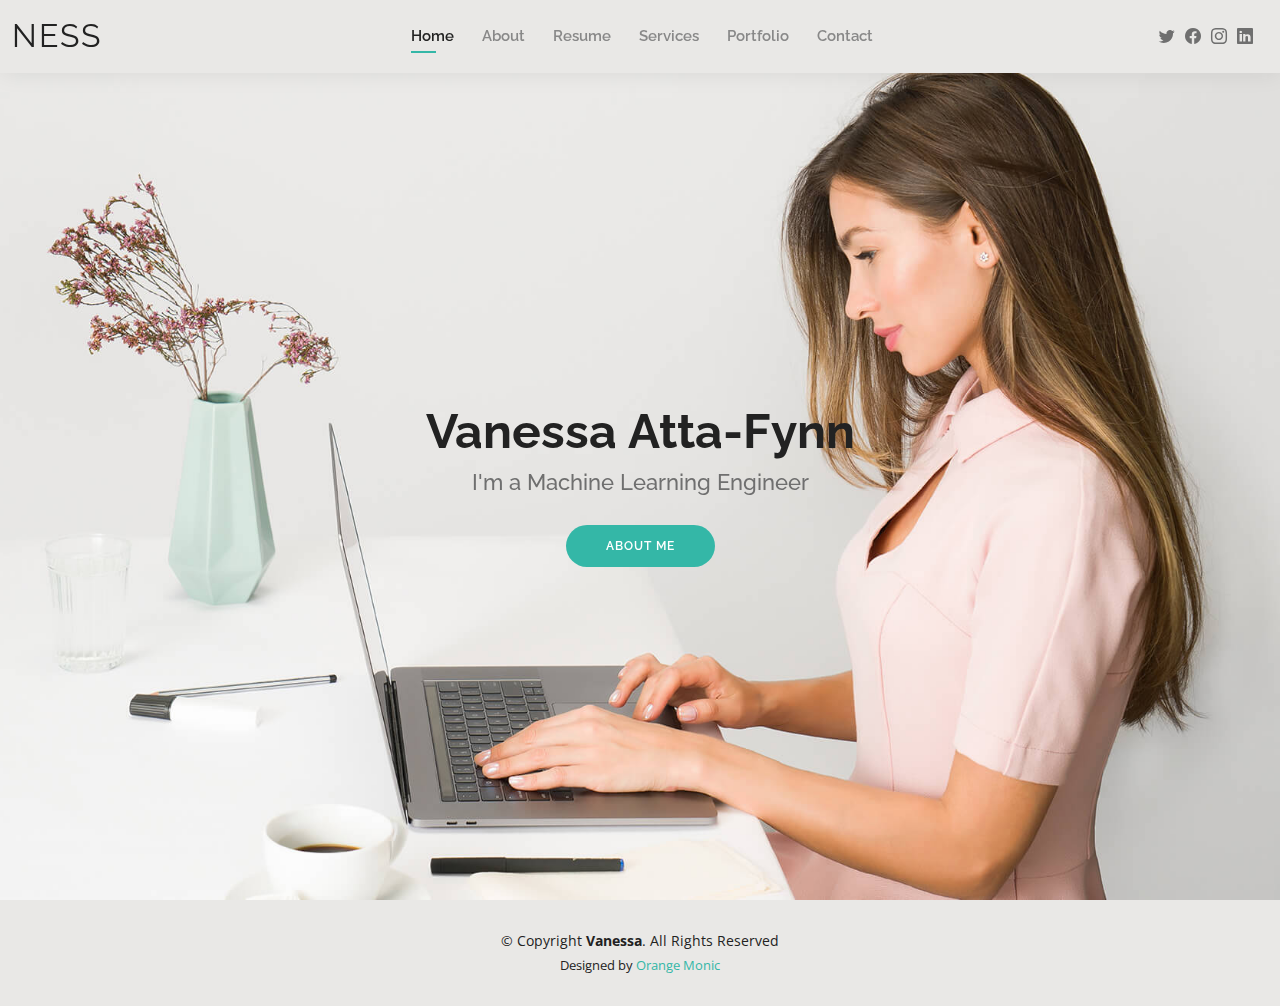
<file: index.html>
<!DOCTYPE html>
<html lang="en">

<head>
  <meta charset="utf-8">
  <meta content="width=device-width, initial-scale=1.0" name="viewport">

  <title>Vanessa Atta-Fynn Portfolio Website</title>
  <meta content="" name="description">
  <meta content="" name="keywords">

  <!-- Favicons -->
  <link href="assets/img/favicon.png" rel="icon">
  <link href="assets/img/apple-touch-icon.png" rel="apple-touch-icon">

  <!-- Google Fonts -->
  <link href="https://fonts.googleapis.com/css?family=Open+Sans:300,300i,400,400i,600,600i,700,700i|Raleway:300,300i,400,400i,500,500i,600,600i,700,700i|Poppins:300,300i,400,400i,500,500i,600,600i,700,700i" rel="stylesheet">

  <!-- Vendor CSS Files -->
  <link href="assets/vendor/aos/aos.css" rel="stylesheet">
  <link href="assets/vendor/bootstrap/css/bootstrap.min.css" rel="stylesheet">
  <link href="assets/vendor/bootstrap-icons/bootstrap-icons.css" rel="stylesheet">
  <link href="assets/vendor/boxicons/css/boxicons.min.css" rel="stylesheet">
  <link href="assets/vendor/glightbox/css/glightbox.min.css" rel="stylesheet">
  <link href="assets/vendor/swiper/swiper-bundle.min.css" rel="stylesheet">

  <!-- Template Main CSS File -->
  <link href="assets/css/style.css" rel="stylesheet">

  <!-- =======================================================
  * Template Name: Kelly - v4.9.1
  * Template URL: https://bootstrapmade.com/kelly-free-bootstrap-cv-resume-html-template/
  * Author: BootstrapMade.com
  * License: https://bootstrapmade.com/license/
  ======================================================== -->
</head>

<body>

  <!-- ======= Header ======= -->
  <header id="header" class="fixed-top">
    <div class="container-fluid d-flex justify-content-between align-items-center">

      <h1 class="logo me-auto me-lg-0"><a href="index.html">Ness</a></h1>
      <!-- Uncomment below if you prefer to use an image logo -->
      <!-- <a href="index.html" class="logo"><img src="assets/img/logo.png" alt="" class="img-fluid"></a>-->

      <nav id="navbar" class="navbar order-last order-lg-0">
        <ul>
          <li><a class="active" href="index.html">Home</a></li>
          <li><a href="about.html">About</a></li>
          <li><a href="resume.html">Resume</a></li>
          <li><a href="services.html">Services</a></li>
          <li><a href="portfolio.html">Portfolio</a></li>
          <li><a href="contact.html">Contact</a></li>
        </ul>
        <i class="bi bi-list mobile-nav-toggle"></i>
      </nav><!-- .navbar -->

      <div class="header-social-links">
        <a href="#" class="twitter"><i class="bi bi-twitter"></i></a>
        <a href="#" class="facebook"><i class="bi bi-facebook"></i></a>
        <a href="#" class="instagram"><i class="bi bi-instagram"></i></a>
        <a href="#" class="linkedin"><i class="bi bi-linkedin"></i></i></a>
      </div>

    </div>

  </header><!-- End Header -->

  <!-- ======= Hero Section ======= -->
  <section id="hero" class="d-flex align-items-center">
    <div class="container d-flex flex-column align-items-center" data-aos="zoom-in" data-aos-delay="100">
      <h1>Vanessa Atta-Fynn</h1>
      <h2>I'm a Machine Learning Engineer</h2>
      <a href="about.html" class="btn-about">About Me</a>
    </div>
  </section><!-- End Hero -->

  <!-- ======= Footer ======= -->
  <footer id="footer">
    <div class="container">
      <div class="copyright">
        &copy; Copyright <strong><span>Vanessa</span></strong>. All Rights Reserved
      </div>
      <div class="credits">
        <!-- All the links in the footer should remain intact. -->
        <!-- You can delete the links only if you purchased the pro version. -->
        <!-- Licensing information: https://bootstrapmade.com/license/ -->
        <!-- Purchase the pro version with working PHP/AJAX contact form: https://bootstrapmade.com/kelly-free-bootstrap-cv-resume-html-template/ -->
        Designed by <a href="https://bootstrapmade.com/">Orange Monic</a>
      </div>
    </div>
  </footer><!-- End  Footer -->

  <div id="preloader"></div>
  <a href="#" class="back-to-top d-flex align-items-center justify-content-center"><i class="bi bi-arrow-up-short"></i></a>

  <!-- Vendor JS Files -->
  <script src="assets/vendor/purecounter/purecounter_vanilla.js"></script>
  <script src="assets/vendor/aos/aos.js"></script>
  <script src="assets/vendor/bootstrap/js/bootstrap.bundle.min.js"></script>
  <script src="assets/vendor/glightbox/js/glightbox.min.js"></script>
  <script src="assets/vendor/isotope-layout/isotope.pkgd.min.js"></script>
  <script src="assets/vendor/swiper/swiper-bundle.min.js"></script>
  <script src="assets/vendor/waypoints/noframework.waypoints.js"></script>
  <script src="assets/vendor/php-email-form/validate.js"></script>

  <!-- Template Main JS File -->
  <script src="assets/js/main.js"></script>

</body>

</html>
</file>
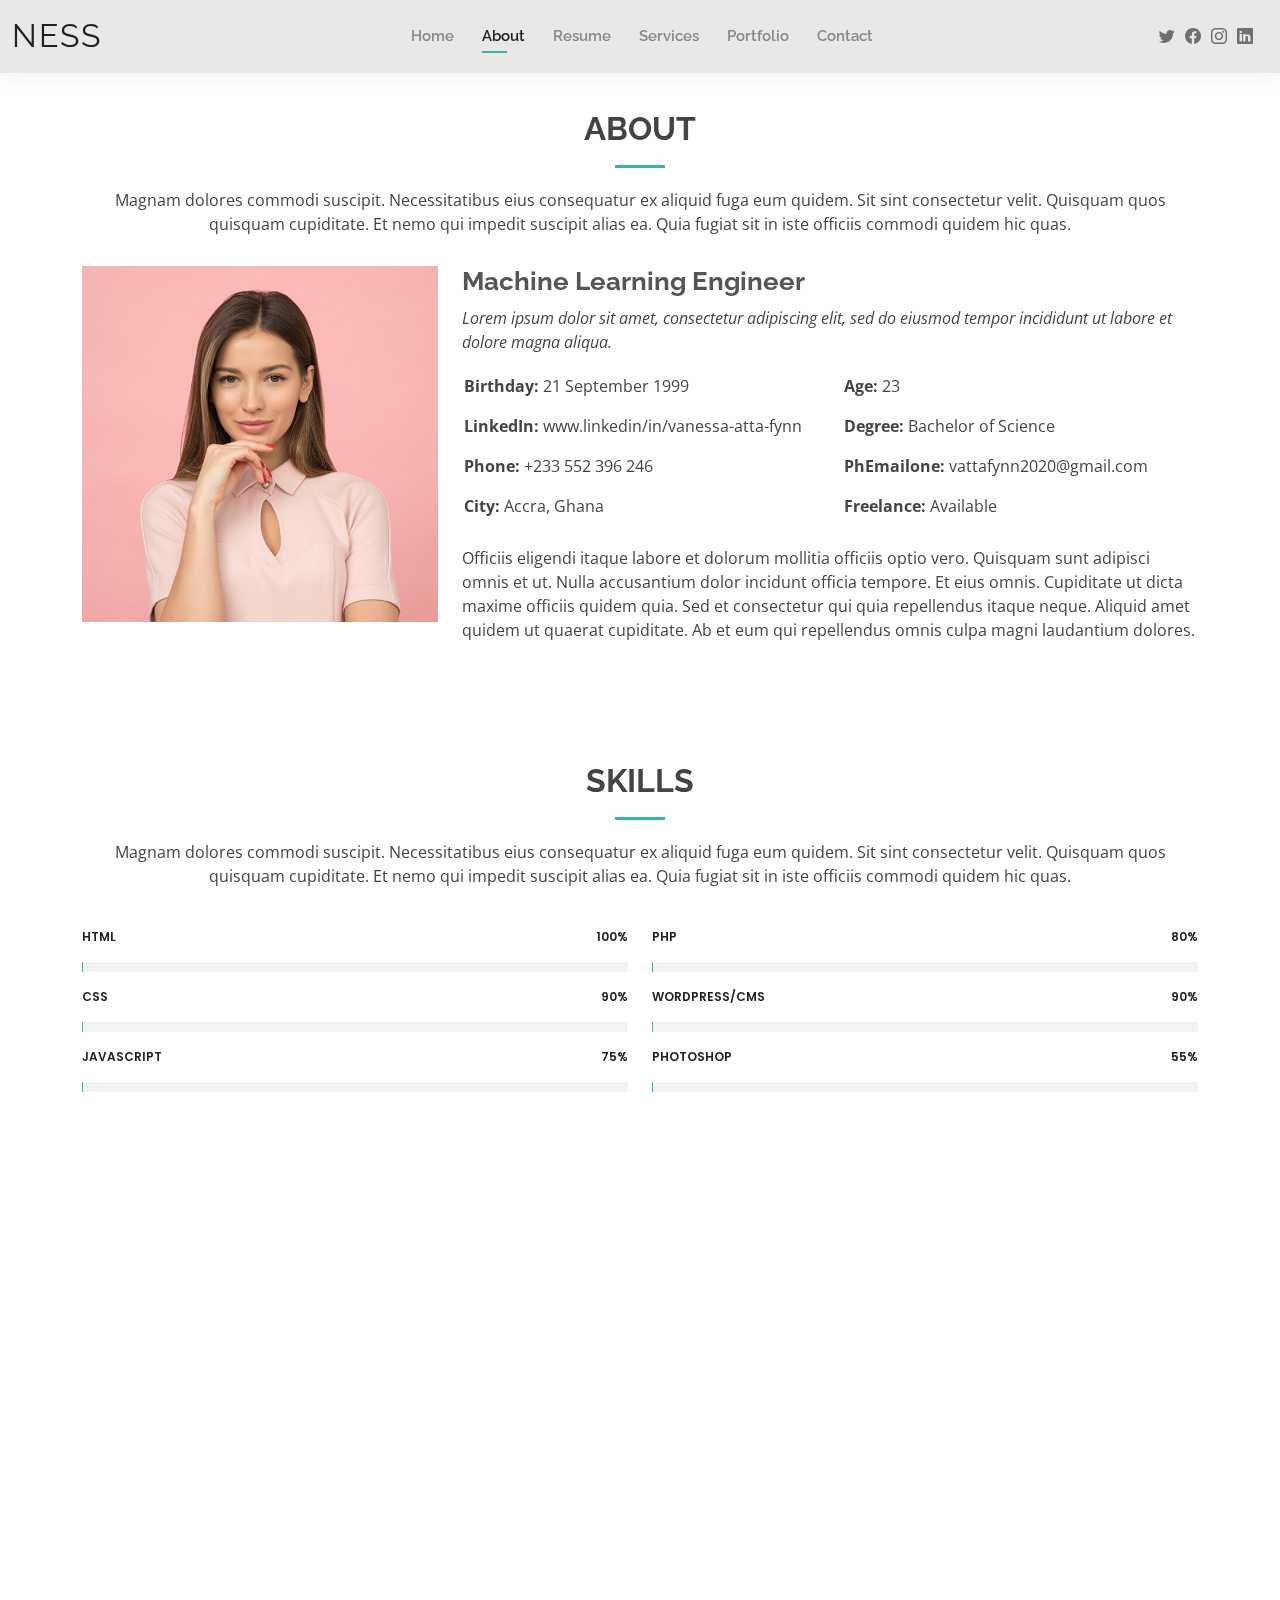
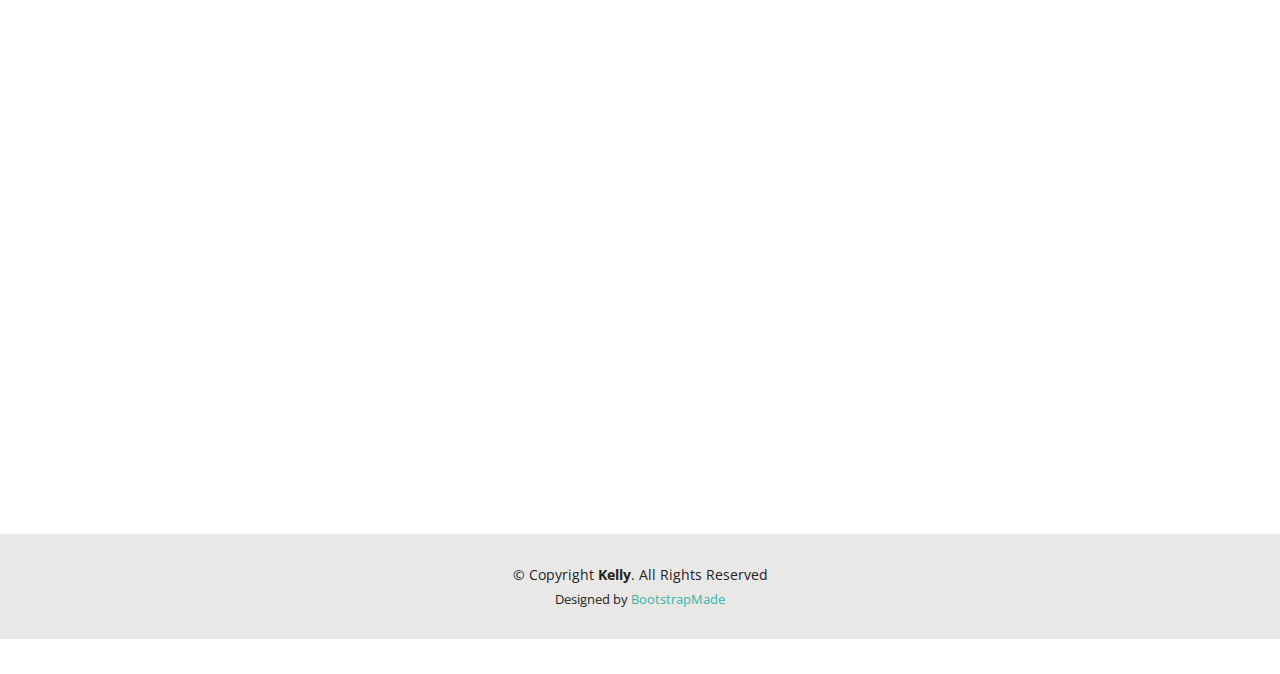
<file: about.html>
<!DOCTYPE html>
<html lang="en">

<head>
  <meta charset="utf-8">
  <meta content="width=device-width, initial-scale=1.0" name="viewport">

  <title>About - Vanessa Portfolio</title>
  <meta content="" name="description">
  <meta content="" name="keywords">

  <!-- Favicons -->
  <link href="assets/img/favicon.png" rel="icon">
  <link href="assets/img/apple-touch-icon.png" rel="apple-touch-icon">

  <!-- Google Fonts -->
  <link href="https://fonts.googleapis.com/css?family=Open+Sans:300,300i,400,400i,600,600i,700,700i|Raleway:300,300i,400,400i,500,500i,600,600i,700,700i|Poppins:300,300i,400,400i,500,500i,600,600i,700,700i" rel="stylesheet">

  <!-- Vendor CSS Files -->
  <link href="assets/vendor/aos/aos.css" rel="stylesheet">
  <link href="assets/vendor/bootstrap/css/bootstrap.min.css" rel="stylesheet">
  <link href="assets/vendor/bootstrap-icons/bootstrap-icons.css" rel="stylesheet">
  <link href="assets/vendor/boxicons/css/boxicons.min.css" rel="stylesheet">
  <link href="assets/vendor/glightbox/css/glightbox.min.css" rel="stylesheet">
  <link href="assets/vendor/swiper/swiper-bundle.min.css" rel="stylesheet">

  <!-- Template Main CSS File -->
  <link href="assets/css/style.css" rel="stylesheet">

  <!-- =======================================================
  * Template Name: Kelly - v4.9.1
  * Template URL: https://bootstrapmade.com/kelly-free-bootstrap-cv-resume-html-template/
  * Author: BootstrapMade.com
  * License: https://bootstrapmade.com/license/
  ======================================================== -->
</head>

<body>

  <!-- ======= Header ======= -->
  <header id="header" class="fixed-top">
    <div class="container-fluid d-flex justify-content-between align-items-center">

      <h1 class="logo me-auto me-lg-0"><a href="index.html">Ness</a></h1>
      <!-- Uncomment below if you prefer to use an image logo -->
      <!-- <a href="index.html" class="logo"><img src="assets/img/logo.png" alt="" class="img-fluid"></a>-->

      <nav id="navbar" class="navbar order-last order-lg-0">
        <ul>
          <li><a href="index.html">Home</a></li>
          <li><a class="active" href="about.html">About</a></li>
          <li><a href="resume.html">Resume</a></li>
          <li><a href="services.html">Services</a></li>
          <li><a href="portfolio.html">Portfolio</a></li>
          <li><a href="contact.html">Contact</a></li>
        </ul>
        <i class="bi bi-list mobile-nav-toggle"></i>
      </nav><!-- .navbar -->

      <div class="header-social-links">
        <a href="#" class="twitter"><i class="bi bi-twitter"></i></a>
        <a href="#" class="facebook"><i class="bi bi-facebook"></i></a>
        <a href="#" class="instagram"><i class="bi bi-instagram"></i></a>
        <a href="#" class="linkedin"><i class="bi bi-linkedin"></i></i></a>
      </div>

    </div>

  </header><!-- End Header -->

  <main id="main">

    <!-- ======= About Section ======= -->
    <section id="about" class="about">
      <div class="container" data-aos="fade-up">

        <div class="section-title">
          <h2>About</h2>
          <p>Magnam dolores commodi suscipit. Necessitatibus eius consequatur ex aliquid fuga eum quidem. Sit sint consectetur velit. Quisquam quos quisquam cupiditate. Et nemo qui impedit suscipit alias ea. Quia fugiat sit in iste officiis commodi quidem hic quas.</p>
        </div>

        <div class="row">
          <div class="col-lg-4">
            <img src="assets/img/about.jpg" class="img-fluid" alt="">
          </div>
          <div class="col-lg-8 pt-4 pt-lg-0 content">
            <h3>Machine Learning Engineer</h3>
            <p class="fst-italic">
              Lorem ipsum dolor sit amet, consectetur adipiscing elit, sed do eiusmod tempor incididunt ut labore et dolore
              magna aliqua.
            </p>
            <div class="row">
              <div class="col-lg-6">
                <ul>
                  <li><i class="bi bi-rounded-right"></i> <strong>Birthday:</strong> 21 September 1999</li>
                  <li><i class="bi bi-rounded-right"></i> <strong>LinkedIn:</strong> www.linkedin/in/vanessa-atta-fynn</li>
                  <li><i class="bi bi-rounded-right"></i> <strong>Phone:</strong> +233 552 396 246</li>
                  <li><i class="bi bi-rounded-right"></i> <strong>City:</strong> Accra, Ghana</li>
                </ul>
              </div>
              <div class="col-lg-6">
                <ul>
                  <li><i class="bi bi-rounded-right"></i> <strong>Age:</strong> 23</li>
                  <li><i class="bi bi-rounded-right"></i> <strong>Degree:</strong> Bachelor of Science</li>
                  <li><i class="bi bi-rounded-right"></i> <strong>PhEmailone:</strong> vattafynn2020@gmail.com</li>
                  <li><i class="bi bi-rounded-right"></i> <strong>Freelance:</strong> Available</li>
                </ul>
              </div>
            </div>
            <p>
              Officiis eligendi itaque labore et dolorum mollitia officiis optio vero. Quisquam sunt adipisci omnis et ut. Nulla accusantium dolor incidunt officia tempore. Et eius omnis.
              Cupiditate ut dicta maxime officiis quidem quia. Sed et consectetur qui quia repellendus itaque neque. Aliquid amet quidem ut quaerat cupiditate. Ab et eum qui repellendus omnis culpa magni laudantium dolores.
            </p>
          </div>
        </div>

      </div>
    </section><!-- End About Section -->

    <!-- ======= Skills Section ======= -->
    <section id="skills" class="skills">
      <div class="container" data-aos="fade-up">

        <div class="section-title">
          <h2>Skills</h2>
          <p>Magnam dolores commodi suscipit. Necessitatibus eius consequatur ex aliquid fuga eum quidem. Sit sint consectetur velit. Quisquam quos quisquam cupiditate. Et nemo qui impedit suscipit alias ea. Quia fugiat sit in iste officiis commodi quidem hic quas.</p>
        </div>

        <div class="row skills-content">

          <div class="col-lg-6">

            <div class="progress">
              <span class="skill">HTML <i class="val">100%</i></span>
              <div class="progress-bar-wrap">
                <div class="progress-bar" role="progressbar" aria-valuenow="100" aria-valuemin="0" aria-valuemax="100"></div>
              </div>
            </div>

            <div class="progress">
              <span class="skill">CSS <i class="val">90%</i></span>
              <div class="progress-bar-wrap">
                <div class="progress-bar" role="progressbar" aria-valuenow="90" aria-valuemin="0" aria-valuemax="100"></div>
              </div>
            </div>

            <div class="progress">
              <span class="skill">JavaScript <i class="val">75%</i></span>
              <div class="progress-bar-wrap">
                <div class="progress-bar" role="progressbar" aria-valuenow="75" aria-valuemin="0" aria-valuemax="100"></div>
              </div>
            </div>

          </div>

          <div class="col-lg-6">

            <div class="progress">
              <span class="skill">PHP <i class="val">80%</i></span>
              <div class="progress-bar-wrap">
                <div class="progress-bar" role="progressbar" aria-valuenow="80" aria-valuemin="0" aria-valuemax="100"></div>
              </div>
            </div>

            <div class="progress">
              <span class="skill">WordPress/CMS <i class="val">90%</i></span>
              <div class="progress-bar-wrap">
                <div class="progress-bar" role="progressbar" aria-valuenow="90" aria-valuemin="0" aria-valuemax="100"></div>
              </div>
            </div>

            <div class="progress">
              <span class="skill">Photoshop <i class="val">55%</i></span>
              <div class="progress-bar-wrap">
                <div class="progress-bar" role="progressbar" aria-valuenow="55" aria-valuemin="0" aria-valuemax="100"></div>
              </div>
            </div>

          </div>

        </div>

      </div>
    </section><!-- End Skills Section -->

    <!-- ======= Facts Section ======= -->
    <section id="facts" class="facts">
      <div class="container" data-aos="fade-up">

        <div class="section-title">
          <h2>Facts</h2>
          <p>Magnam dolores commodi suscipit. Necessitatibus eius consequatur ex aliquid fuga eum quidem. Sit sint consectetur velit. Quisquam quos quisquam cupiditate. Et nemo qui impedit suscipit alias ea. Quia fugiat sit in iste officiis commodi quidem hic quas.</p>
        </div>

        <div class="row counters">

          <div class="col-lg-3 col-6 text-center">
            <span data-purecounter-start="0" data-purecounter-end="232" data-purecounter-duration="1" class="purecounter"></span>
            <p>Clients</p>
          </div>

          <div class="col-lg-3 col-6 text-center">
            <span data-purecounter-start="0" data-purecounter-end="521" data-purecounter-duration="1" class="purecounter"></span>
            <p>Projects</p>
          </div>

          <div class="col-lg-3 col-6 text-center">
            <span data-purecounter-start="0" data-purecounter-end="1463" data-purecounter-duration="1" class="purecounter"></span>
            <p>Hours Of Support</p>
          </div>

          <div class="col-lg-3 col-6 text-center">
            <span data-purecounter-start="0" data-purecounter-end="15" data-purecounter-duration="1" class="purecounter"></span>
            <p>Hard Workers</p>
          </div>

        </div>

      </div>
    </section><!-- End Facts Section -->

    <!-- ======= Testimonials Section ======= -->
    <section id="testimonials" class="testimonials">
      <div class="container" data-aos="fade-up">

        <div class="section-title">
          <h2>Testimonials</h2>
          <p>Magnam dolores commodi suscipit. Necessitatibus eius consequatur ex aliquid fuga eum quidem. Sit sint consectetur velit. Quisquam quos quisquam cupiditate. Et nemo qui impedit suscipit alias ea. Quia fugiat sit in iste officiis commodi quidem hic quas.</p>
        </div>

        <div class="testimonials-slider swiper" data-aos="fade-up" data-aos-delay="100">
          <div class="swiper-wrapper">

            <div class="swiper-slide">
              <div class="testimonial-item">
                <img src="assets/img/testimonials/testimonials-1.jpg" class="testimonial-img" alt="">
                <h3>Kwesi Kwofi</h3>
                <h4>Ceo &amp; Founder</h4>
                <p>
                  <i class="bx bxs-quote-alt-left quote-icon-left"></i>
                  Proin iaculis purus consequat sem cure digni ssim donec porttitora entum suscipit rhoncus. Accusantium quam, ultricies eget id, aliquam eget nibh et. Maecen aliquam, risus at semper.
                  <i class="bx bxs-quote-alt-right quote-icon-right"></i>
                </p>
              </div>
            </div><!-- End testimonial item -->

            <div class="swiper-slide">
              <div class="testimonial-item">
                <img src="assets/img/testimonials/testimonials-2.jpg" class="testimonial-img" alt="">
                <h3>Ekow Yamoah</h3>
                <h4>Software Engineer</h4>
                <p>
                  <i class="bx bxs-quote-alt-left quote-icon-left"></i>
                  Export tempor illum tamen malis malis eram quae irure esse labore quem cillum quid cillum eram malis quorum velit fore eram velit sunt aliqua noster fugiat irure amet legam anim culpa.
                  <i class="bx bxs-quote-alt-right quote-icon-right"></i>
                </p>
              </div>
            </div><!-- End testimonial item -->

            <div class="swiper-slide">
              <div class="testimonial-item">
                <img src="assets/img/testimonials/testimonials-3.jpg" class="testimonial-img" alt="">
                <h3>Berlinda...</h3>
                <h4>Data Engineer</h4>
                <p>
                  <i class="bx bxs-quote-alt-left quote-icon-left"></i>
                  Enim nisi quem export duis labore cillum quae magna enim sint quorum nulla quem veniam duis minim tempor labore quem eram duis noster aute amet eram fore quis sint minim.
                  <i class="bx bxs-quote-alt-right quote-icon-right"></i>
                </p>
              </div>
            </div><!-- End testimonial item -->

            <div class="swiper-slide">
              <div class="testimonial-item">
                <img src="assets/img/testimonials/testimonials-4.jpg" class="testimonial-img" alt="">
                <h3>David Adarkwah</h3>
                <h4>Data Scientist</h4>
                <p>
                  <i class="bx bxs-quote-alt-left quote-icon-left"></i>
                  Fugiat enim eram quae cillum dolore dolor amet nulla culpa multos export minim fugiat minim velit minim dolor enim duis veniam ipsum anim magna sunt elit fore quem dolore labore illum veniam.
                  <i class="bx bxs-quote-alt-right quote-icon-right"></i>
                </p>
              </div>
            </div><!-- End testimonial item -->

            <div class="swiper-slide">
              <div class="testimonial-item">
                <img src="assets/img/testimonials/testimonials-5.jpg" class="testimonial-img" alt="">
                <h3>Joshua Nti</h3>
                <h4>Electrical Engineer</h4>
                <p>
                  <i class="bx bxs-quote-alt-left quote-icon-left"></i>
                  Quis quorum aliqua sint quem legam fore sunt eram irure aliqua veniam tempor noster veniam enim culpa labore duis sunt culpa nulla illum cillum fugiat legam esse veniam culpa fore nisi cillum quid.
                  <i class="bx bxs-quote-alt-right quote-icon-right"></i>
                </p>
              </div>
            </div><!-- End testimonial item -->

          </div>
          <div class="swiper-pagination"></div>
        </div>

      </div>
    </section><!-- End Testimonials Section -->

  </main><!-- End #main -->

  <!-- ======= Footer ======= -->
  <footer id="footer">
    <div class="container">
      <div class="copyright">
        &copy; Copyright <strong><span>Kelly</span></strong>. All Rights Reserved
      </div>
      <div class="credits">
        <!-- All the links in the footer should remain intact. -->
        <!-- You can delete the links only if you purchased the pro version. -->
        <!-- Licensing information: https://bootstrapmade.com/license/ -->
        <!-- Purchase the pro version with working PHP/AJAX contact form: https://bootstrapmade.com/kelly-free-bootstrap-cv-resume-html-template/ -->
        Designed by <a href="https://bootstrapmade.com/">BootstrapMade</a>
      </div>
    </div>
  </footer><!-- End  Footer -->

  <div id="preloader"></div>
  <a href="#" class="back-to-top d-flex align-items-center justify-content-center"><i class="bi bi-arrow-up-short"></i></a>

  <!-- Vendor JS Files -->
  <script src="assets/vendor/purecounter/purecounter_vanilla.js"></script>
  <script src="assets/vendor/aos/aos.js"></script>
  <script src="assets/vendor/bootstrap/js/bootstrap.bundle.min.js"></script>
  <script src="assets/vendor/glightbox/js/glightbox.min.js"></script>
  <script src="assets/vendor/isotope-layout/isotope.pkgd.min.js"></script>
  <script src="assets/vendor/swiper/swiper-bundle.min.js"></script>
  <script src="assets/vendor/waypoints/noframework.waypoints.js"></script>
  <script src="assets/vendor/php-email-form/validate.js"></script>

  <!-- Template Main JS File -->
  <script src="assets/js/main.js"></script>

</body>

</html>
</file>
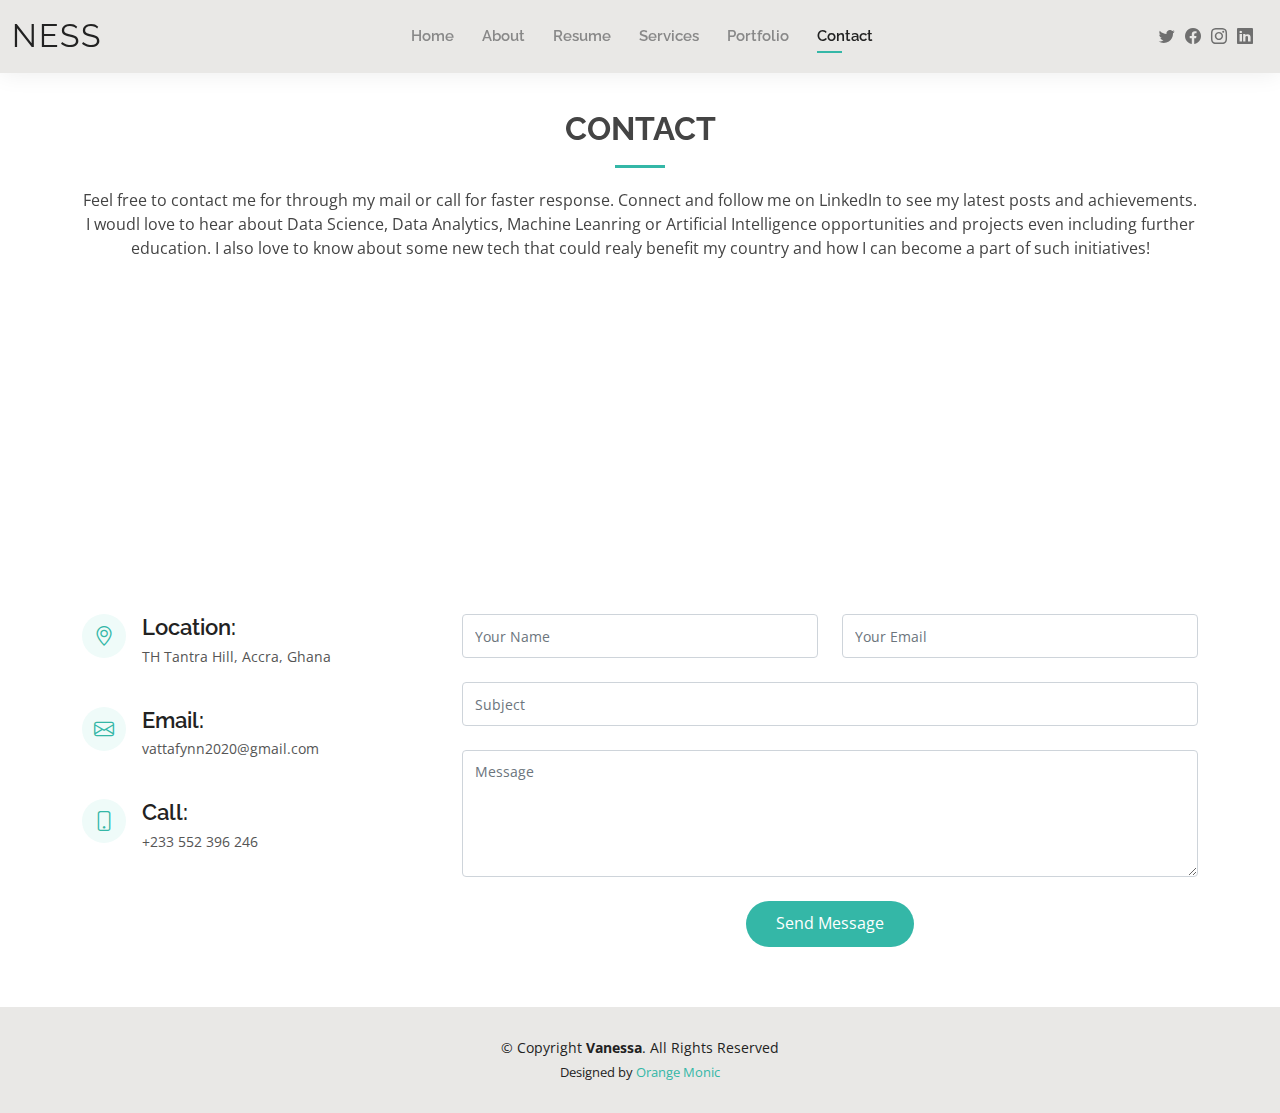
<file: contact.html>
<!DOCTYPE html>
<html lang="en">

<head>
  <meta charset="utf-8">
  <meta content="width=device-width, initial-scale=1.0" name="viewport">

  <title>Contact - Vanessa Portfolio</title>
  <meta content="" name="description">
  <meta content="" name="keywords">

  <!-- Favicons -->
  <link href="assets/img/favicon.png" rel="icon">
  <link href="assets/img/apple-touch-icon.png" rel="apple-touch-icon">

  <!-- Google Fonts -->
  <link href="https://fonts.googleapis.com/css?family=Open+Sans:300,300i,400,400i,600,600i,700,700i|Raleway:300,300i,400,400i,500,500i,600,600i,700,700i|Poppins:300,300i,400,400i,500,500i,600,600i,700,700i" rel="stylesheet">

  <!-- Vendor CSS Files -->
  <link href="assets/vendor/aos/aos.css" rel="stylesheet">
  <link href="assets/vendor/bootstrap/css/bootstrap.min.css" rel="stylesheet">
  <link href="assets/vendor/bootstrap-icons/bootstrap-icons.css" rel="stylesheet">
  <link href="assets/vendor/boxicons/css/boxicons.min.css" rel="stylesheet">
  <link href="assets/vendor/glightbox/css/glightbox.min.css" rel="stylesheet">
  <link href="assets/vendor/swiper/swiper-bundle.min.css" rel="stylesheet">

  <!-- Template Main CSS File -->
  <link href="assets/css/style.css" rel="stylesheet">

  <!-- =======================================================
  * Template Name: Kelly - v4.9.1
  * Template URL: https://bootstrapmade.com/kelly-free-bootstrap-cv-resume-html-template/
  * Author: BootstrapMade.com
  * License: https://bootstrapmade.com/license/
  ======================================================== -->
</head>

<body>

  <!-- ======= Header ======= -->
  <header id="header" class="fixed-top">
    <div class="container-fluid d-flex justify-content-between align-items-center">

      <h1 class="logo me-auto me-lg-0"><a href="index.html">Ness</a></h1>
      <!-- Uncomment below if you prefer to use an image logo -->
      <!-- <a href="index.html" class="logo"><img src="assets/img/logo.png" alt="" class="img-fluid"></a>-->

      <nav id="navbar" class="navbar order-last order-lg-0">
        <ul>
          <li><a href="index.html">Home</a></li>
          <li><a href="about.html">About</a></li>
          <li><a href="resume.html">Resume</a></li>
          <li><a href="services.html">Services</a></li>
          <li><a href="portfolio.html">Portfolio</a></li>
          <li><a class="active" href="contact.html">Contact</a></li>
        </ul>
        <i class="bi bi-list mobile-nav-toggle"></i>
      </nav><!-- .navbar -->

      <div class="header-social-links">
        <a href="#" class="twitter"><i class="bi bi-twitter"></i></a>
        <a href="#" class="facebook"><i class="bi bi-facebook"></i></a>
        <a href="#" class="instagram"><i class="bi bi-instagram"></i></a>
        <a href="#" class="linkedin"><i class="bi bi-linkedin"></i></i></a>
      </div>

    </div>

  </header><!-- End Header -->

  <main id="main">

    <!-- ======= Contact Section ======= -->
    <section id="contact" class="contact">
      <div class="container" data-aos="fade-up">

        <div class="section-title">
          <h2>Contact</h2>
          <p>Feel free to contact me for through my mail or call for faster response. Connect and follow me on LinkedIn to see my latest posts and achievements. I woudl love to hear about Data Science, Data Analytics, Machine Leanring or Artificial Intelligence opportunities and projects even including further education. I also love to know about some new tech that could realy benefit my country and how I can become a part of such initiatives!</p>
        </div>

        <div>
          <iframe style="border:0; width: 100%; height: 270px;" src="https://www.google.com/maps/embed?pb=!1m14!1m8!1m3!1d12097.433213460943!2d-74.0062269!3d40.7101282!3m2!1i1024!2i768!4f13.1!3m3!1m2!1s0x0%3A0xb89d1fe6bc499443!2sDowntown+Conference+Center!5e0!3m2!1smk!2sbg!4v1539943755621" frameborder="0" allowfullscreen></iframe>
        </div>

        <div class="row mt-5">

          <div class="col-lg-4">
            <div class="info">
              <div class="address">
                <i class="bi bi-geo-alt"></i>
                <h4>Location:</h4>
                <p>TH Tantra Hill, Accra, Ghana</p>
              </div>

              <div class="email">
                <i class="bi bi-envelope"></i>
                <h4>Email:</h4>
                <p>vattafynn2020@gmail.com</p>
              </div>

              <div class="phone">
                <i class="bi bi-phone"></i>
                <h4>Call:</h4>
                <p>+233 552 396 246</p>
              </div>

            </div>

          </div>

          <div class="col-lg-8 mt-5 mt-lg-0">

            <form action="forms/contact.php" method="post" role="form" class="php-email-form">
              <div class="row">
                <div class="col-md-6 form-group">
                  <input type="text" name="name" class="form-control" id="name" placeholder="Your Name" required>
                </div>
                <div class="col-md-6 form-group mt-3 mt-md-0">
                  <input type="email" class="form-control" name="email" id="email" placeholder="Your Email" required>
                </div>
              </div>
              <div class="form-group mt-3">
                <input type="text" class="form-control" name="subject" id="subject" placeholder="Subject" required>
              </div>
              <div class="form-group mt-3">
                <textarea class="form-control" name="message" rows="5" placeholder="Message" required></textarea>
              </div>
              <div class="my-3">
                <div class="loading">Loading</div>
                <div class="error-message"></div>
                <div class="sent-message">Your message has been sent. Thank you!</div>
              </div>
              <div class="text-center"><button type="submit">Send Message</button></div>
            </form>

          </div>

        </div>

      </div>
    </section><!-- End Contact Section -->

  </main><!-- End #main -->

  <!-- ======= Footer ======= -->
  <footer id="footer">
    <div class="container">
      <div class="copyright">
        &copy; Copyright <strong><span>Vanessa</span></strong>. All Rights Reserved
      </div>
      <div class="credits">
        <!-- All the links in the footer should remain intact. -->
        <!-- You can delete the links only if you purchased the pro version. -->
        <!-- Licensing information: https://bootstrapmade.com/license/ -->
        <!-- Purchase the pro version with working PHP/AJAX contact form: https://bootstrapmade.com/kelly-free-bootstrap-cv-resume-html-template/ -->
        Designed by <a href="https://bootstrapmade.com/">Orange Monic</a>
      </div>
    </div>
  </footer><!-- End  Footer -->

  <div id="preloader"></div>
  <a href="#" class="back-to-top d-flex align-items-center justify-content-center"><i class="bi bi-arrow-up-short"></i></a>

  <!-- Vendor JS Files -->
  <script src="assets/vendor/purecounter/purecounter_vanilla.js"></script>
  <script src="assets/vendor/aos/aos.js"></script>
  <script src="assets/vendor/bootstrap/js/bootstrap.bundle.min.js"></script>
  <script src="assets/vendor/glightbox/js/glightbox.min.js"></script>
  <script src="assets/vendor/isotope-layout/isotope.pkgd.min.js"></script>
  <script src="assets/vendor/swiper/swiper-bundle.min.js"></script>
  <script src="assets/vendor/waypoints/noframework.waypoints.js"></script>
  <script src="assets/vendor/php-email-form/validate.js"></script>

  <!-- Template Main JS File -->
  <script src="assets/js/main.js"></script>

</body>

</html>
</file>
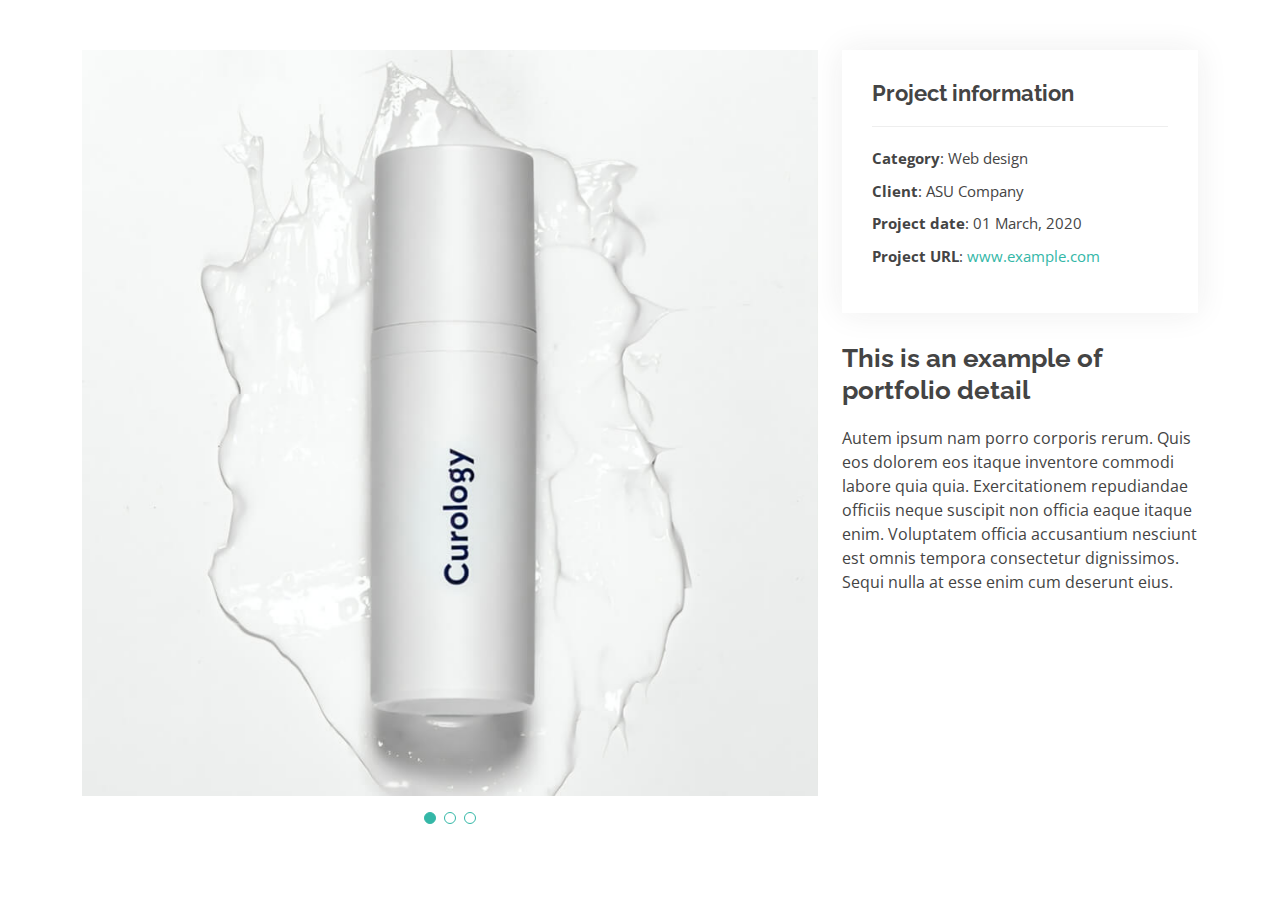
<file: portfolio-details.html>
<!DOCTYPE html>
<html lang="en">

<head>
  <meta charset="utf-8">
  <meta content="width=device-width, initial-scale=1.0" name="viewport">

  <title>Portfolio Details - Kelly Bootstrap Template</title>
  <meta content="" name="description">
  <meta content="" name="keywords">

  <!-- Favicons -->
  <link href="assets/img/favicon.png" rel="icon">
  <link href="assets/img/apple-touch-icon.png" rel="apple-touch-icon">

  <!-- Google Fonts -->
  <link href="https://fonts.googleapis.com/css?family=Open+Sans:300,300i,400,400i,600,600i,700,700i|Raleway:300,300i,400,400i,500,500i,600,600i,700,700i|Poppins:300,300i,400,400i,500,500i,600,600i,700,700i" rel="stylesheet">

  <!-- Vendor CSS Files -->
  <link href="assets/vendor/aos/aos.css" rel="stylesheet">
  <link href="assets/vendor/bootstrap/css/bootstrap.min.css" rel="stylesheet">
  <link href="assets/vendor/bootstrap-icons/bootstrap-icons.css" rel="stylesheet">
  <link href="assets/vendor/boxicons/css/boxicons.min.css" rel="stylesheet">
  <link href="assets/vendor/glightbox/css/glightbox.min.css" rel="stylesheet">
  <link href="assets/vendor/swiper/swiper-bundle.min.css" rel="stylesheet">

  <!-- Template Main CSS File -->
  <link href="assets/css/style.css" rel="stylesheet">

  <!-- =======================================================
  * Template Name: Kelly - v4.9.1
  * Template URL: https://bootstrapmade.com/kelly-free-bootstrap-cv-resume-html-template/
  * Author: BootstrapMade.com
  * License: https://bootstrapmade.com/license/
  ======================================================== -->
</head>

<body>

  <main id="main">

    <!-- ======= Portfolio Details Section ======= -->
    <section id="portfolio-details" class="portfolio-details">
      <div class="container">

        <div class="row gy-4">

          <div class="col-lg-8">
            <div class="portfolio-details-slider swiper">
              <div class="swiper-wrapper align-items-center">

                <div class="swiper-slide">
                  <img src="assets/img/portfolio/portfolio-1.jpg" alt="">
                </div>

                <div class="swiper-slide">
                  <img src="assets/img/portfolio/portfolio-2.jpg" alt="">
                </div>

                <div class="swiper-slide">
                  <img src="assets/img/portfolio/portfolio-3.jpg" alt="">
                </div>

              </div>
              <div class="swiper-pagination"></div>
            </div>
          </div>

          <div class="col-lg-4">
            <div class="portfolio-info">
              <h3>Project information</h3>
              <ul>
                <li><strong>Category</strong>: Web design</li>
                <li><strong>Client</strong>: ASU Company</li>
                <li><strong>Project date</strong>: 01 March, 2020</li>
                <li><strong>Project URL</strong>: <a href="#">www.example.com</a></li>
              </ul>
            </div>
            <div class="portfolio-description">
              <h2>This is an example of portfolio detail</h2>
              <p>
                Autem ipsum nam porro corporis rerum. Quis eos dolorem eos itaque inventore commodi labore quia quia. Exercitationem repudiandae officiis neque suscipit non officia eaque itaque enim. Voluptatem officia accusantium nesciunt est omnis tempora consectetur dignissimos. Sequi nulla at esse enim cum deserunt eius.
              </p>
            </div>
          </div>

        </div>

      </div>
    </section><!-- End Portfolio Details Section -->

  </main><!-- End #main -->

  <div id="preloader"></div>
  <a href="#" class="back-to-top d-flex align-items-center justify-content-center"><i class="bi bi-arrow-up-short"></i></a>

  <!-- Vendor JS Files -->
  <script src="assets/vendor/purecounter/purecounter_vanilla.js"></script>
  <script src="assets/vendor/aos/aos.js"></script>
  <script src="assets/vendor/bootstrap/js/bootstrap.bundle.min.js"></script>
  <script src="assets/vendor/glightbox/js/glightbox.min.js"></script>
  <script src="assets/vendor/isotope-layout/isotope.pkgd.min.js"></script>
  <script src="assets/vendor/swiper/swiper-bundle.min.js"></script>
  <script src="assets/vendor/waypoints/noframework.waypoints.js"></script>
  <script src="assets/vendor/php-email-form/validate.js"></script>

  <!-- Template Main JS File -->
  <script src="assets/js/main.js"></script>

</body>

</html>
</file>
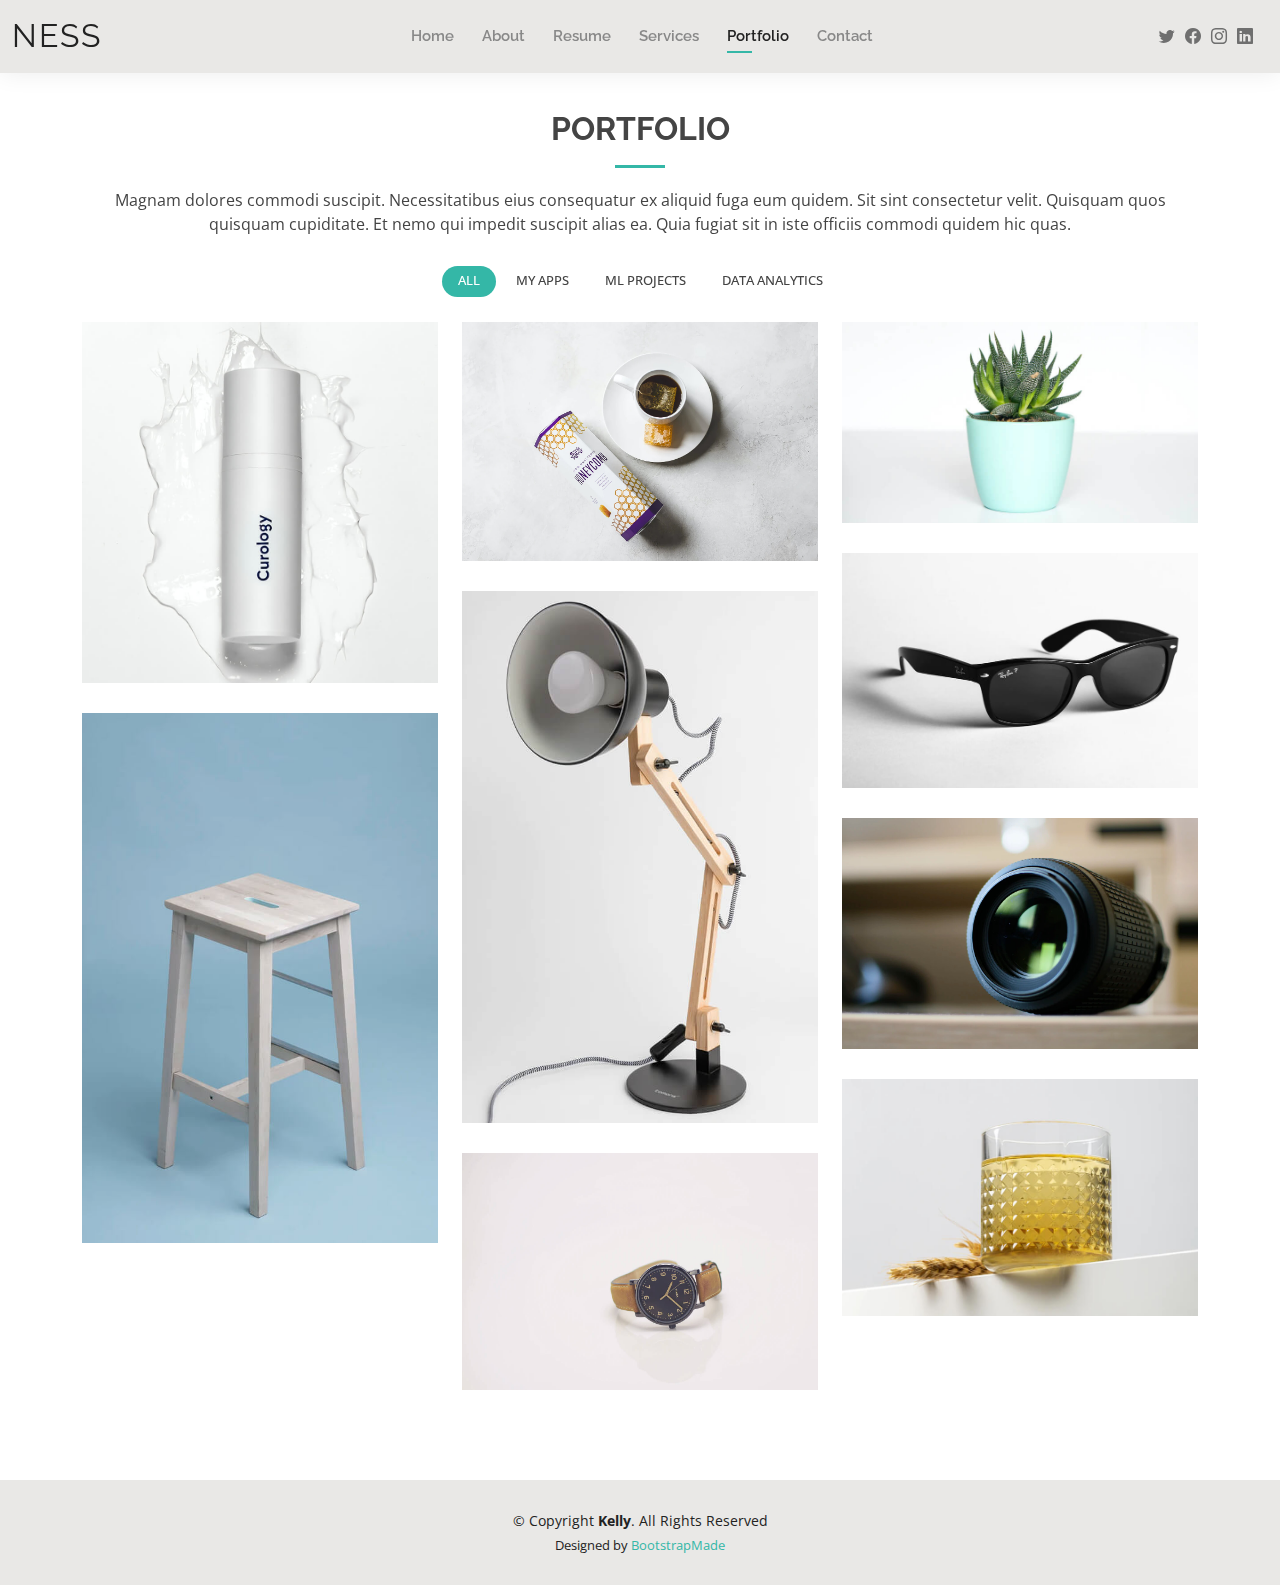
<file: portfolio.html>
<!DOCTYPE html>
<html lang="en">

<head>
  <meta charset="utf-8">
  <meta content="width=device-width, initial-scale=1.0" name="viewport">

  <title>Portfolio - Kelly Bootstrap Template</title>
  <meta content="" name="description">
  <meta content="" name="keywords">

  <!-- Favicons -->
  <link href="assets/img/favicon.png" rel="icon">
  <link href="assets/img/apple-touch-icon.png" rel="apple-touch-icon">

  <!-- Google Fonts -->
  <link href="https://fonts.googleapis.com/css?family=Open+Sans:300,300i,400,400i,600,600i,700,700i|Raleway:300,300i,400,400i,500,500i,600,600i,700,700i|Poppins:300,300i,400,400i,500,500i,600,600i,700,700i" rel="stylesheet">

  <!-- Vendor CSS Files -->
  <link href="assets/vendor/aos/aos.css" rel="stylesheet">
  <link href="assets/vendor/bootstrap/css/bootstrap.min.css" rel="stylesheet">
  <link href="assets/vendor/bootstrap-icons/bootstrap-icons.css" rel="stylesheet">
  <link href="assets/vendor/boxicons/css/boxicons.min.css" rel="stylesheet">
  <link href="assets/vendor/glightbox/css/glightbox.min.css" rel="stylesheet">
  <link href="assets/vendor/swiper/swiper-bundle.min.css" rel="stylesheet">

  <!-- Template Main CSS File -->
  <link href="assets/css/style.css" rel="stylesheet">

  <!-- =======================================================
  * Template Name: Kelly - v4.9.1
  * Template URL: https://bootstrapmade.com/kelly-free-bootstrap-cv-resume-html-template/
  * Author: BootstrapMade.com
  * License: https://bootstrapmade.com/license/
  ======================================================== -->
</head>

<body>

  <!-- ======= Header ======= -->
  <header id="header" class="fixed-top">
    <div class="container-fluid d-flex justify-content-between align-items-center">

      <h1 class="logo me-auto me-lg-0"><a href="index.html">Ness</a></h1>
      <!-- Uncomment below if you prefer to use an image logo -->
      <!-- <a href="index.html" class="logo"><img src="assets/img/logo.png" alt="" class="img-fluid"></a>-->

      <nav id="navbar" class="navbar order-last order-lg-0">
        <ul>
          <li><a href="index.html">Home</a></li>
          <li><a href="about.html">About</a></li>
          <li><a href="resume.html">Resume</a></li>
          <li><a href="services.html">Services</a></li>
          <li><a class="active" href="portfolio.html">Portfolio</a></li>
          <li><a href="contact.html">Contact</a></li>
        </ul>
        <i class="bi bi-list mobile-nav-toggle"></i>
      </nav><!-- .navbar -->

      <div class="header-social-links">
        <a href="#" class="twitter"><i class="bi bi-twitter"></i></a>
        <a href="#" class="facebook"><i class="bi bi-facebook"></i></a>
        <a href="#" class="instagram"><i class="bi bi-instagram"></i></a>
        <a href="#" class="linkedin"><i class="bi bi-linkedin"></i></i></a>
      </div>

    </div>

  </header><!-- End Header -->

  <main id="main">

    <!-- ======= Portfolio Section ======= -->
    <section id="portfolio" class="portfolio">
      <div class="container" data-aos="fade-up">

        <div class="section-title">
          <h2>Portfolio</h2>
          <p>Magnam dolores commodi suscipit. Necessitatibus eius consequatur ex aliquid fuga eum quidem. Sit sint consectetur velit. Quisquam quos quisquam cupiditate. Et nemo qui impedit suscipit alias ea. Quia fugiat sit in iste officiis commodi quidem hic quas.</p>
        </div>

        <div class="row" data-aos="fade-up" data-aos-delay="100">
          <div class="col-lg-12 d-flex justify-content-center">
            <ul id="portfolio-flters">
              <li data-filter="*" class="filter-active">All</li>
              <li data-filter=".filter-app">My Apps</li>
              <li data-filter=".filter-card">ML Projects</li>
              <li data-filter=".filter-web">Data Analytics</li>
            </ul>
          </div>
        </div>

        <div class="row portfolio-container" data-aos="fade-up" data-aos-delay="200">

          <div class="col-lg-4 col-md-6 portfolio-item filter-app">
            <div class="portfolio-wrap">
              <img src="assets/img/portfolio/portfolio-1.jpg" class="img-fluid" alt="">
              <div class="portfolio-info">
                <h4>App 1</h4>
                <p>App</p>
                <div class="portfolio-links">
                  <a href="assets/img/portfolio/portfolio-1.jpg" data-gallery="portfolioGallery" class="portfolio-lightbox" title="App 1"><i class="bx bx-plus"></i></a>
                  <a href="portfolio-details.html" class="portfolio-details-lightbox" data-glightbox="type: external" title="Portfolio Details"><i class="bx bx-link"></i></a>
                </div>
              </div>
            </div>
          </div>

          <div class="col-lg-4 col-md-6 portfolio-item filter-web">
            <div class="portfolio-wrap">
              <img src="assets/img/portfolio/portfolio-2.jpg" class="img-fluid" alt="">
              <div class="portfolio-info">
                <h4>Web 3</h4>
                <p>Web</p>
                <div class="portfolio-links">
                  <a href="assets/img/portfolio/portfolio-2.jpg" data-gallery="portfolioGallery" class="portfolio-lightbox" title="Web 3"><i class="bx bx-plus"></i></a>
                  <a href="portfolio-details.html" class="portfolio-details-lightbox" data-glightbox="type: external" title="Portfolio Details"><i class="bx bx-link"></i></a>
                </div>
              </div>
            </div>
          </div>

          <div class="col-lg-4 col-md-6 portfolio-item filter-app">
            <div class="portfolio-wrap">
              <img src="assets/img/portfolio/portfolio-3.jpg" class="img-fluid" alt="">
              <div class="portfolio-info">
                <h4>App 2</h4>
                <p>App</p>
                <div class="portfolio-links">
                  <a href="assets/img/portfolio/portfolio-3.jpg" data-gallery="portfolioGallery" class="portfolio-lightbox" title="App 2"><i class="bx bx-plus"></i></a>
                  <a href="portfolio-details.html" class="portfolio-details-lightbox" data-glightbox="type: external" title="Portfolio Details"><i class="bx bx-link"></i></a>
                </div>
              </div>
            </div>
          </div>

          <div class="col-lg-4 col-md-6 portfolio-item filter-card">
            <div class="portfolio-wrap">
              <img src="assets/img/portfolio/portfolio-4.jpg" class="img-fluid" alt="">
              <div class="portfolio-info">
                <h4>Card 2</h4>
                <p>Card</p>
                <div class="portfolio-links">
                  <a href="assets/img/portfolio/portfolio-4.jpg" data-gallery="portfolioGallery" class="portfolio-lightbox" title="Card 2"><i class="bx bx-plus"></i></a>
                  <a href="portfolio-details.html" class="portfolio-details-lightbox" data-glightbox="type: external" title="Portfolio Details"><i class="bx bx-link"></i></a>
                </div>
              </div>
            </div>
          </div>

          <div class="col-lg-4 col-md-6 portfolio-item filter-web">
            <div class="portfolio-wrap">
              <img src="assets/img/portfolio/portfolio-5.jpg" class="img-fluid" alt="">
              <div class="portfolio-info">
                <h4>Web 2</h4>
                <p>Web</p>
                <div class="portfolio-links">
                  <a href="assets/img/portfolio/portfolio-5.jpg" data-gallery="portfolioGallery" class="portfolio-lightbox" title="Web 2"><i class="bx bx-plus"></i></a>
                  <a href="portfolio-details.html" class="portfolio-details-lightbox" data-glightbox="type: external" title="Portfolio Details"><i class="bx bx-link"></i></a>
                </div>
              </div>
            </div>
          </div>

          <div class="col-lg-4 col-md-6 portfolio-item filter-app">
            <div class="portfolio-wrap">
              <img src="assets/img/portfolio/portfolio-6.jpg" class="img-fluid" alt="">
              <div class="portfolio-info">
                <h4>App 3</h4>
                <p>App</p>
                <div class="portfolio-links">
                  <a href="assets/img/portfolio/portfolio-6.jpg" data-gallery="portfolioGallery" class="portfolio-lightbox" title="App 3"><i class="bx bx-plus"></i></a>
                  <a href="portfolio-details.html" class="portfolio-details-lightbox" data-glightbox="type: external" title="Portfolio Details"><i class="bx bx-link"></i></a>
                </div>
              </div>
            </div>
          </div>

          <div class="col-lg-4 col-md-6 portfolio-item filter-card">
            <div class="portfolio-wrap">
              <img src="assets/img/portfolio/portfolio-7.jpg" class="img-fluid" alt="">
              <div class="portfolio-info">
                <h4>Card 1</h4>
                <p>Card</p>
                <div class="portfolio-links">
                  <a href="assets/img/portfolio/portfolio-7.jpg" data-gallery="portfolioGallery" class="portfolio-lightbox" title="Card 1"><i class="bx bx-plus"></i></a>
                  <a href="portfolio-details.html" class="portfolio-details-lightbox" data-glightbox="type: external" title="Portfolio Details"><i class="bx bx-link"></i></a>
                </div>
              </div>
            </div>
          </div>

          <div class="col-lg-4 col-md-6 portfolio-item filter-card">
            <div class="portfolio-wrap">
              <img src="assets/img/portfolio/portfolio-8.jpg" class="img-fluid" alt="">
              <div class="portfolio-info">
                <h4>Card 3</h4>
                <p>Card</p>
                <div class="portfolio-links">
                  <a href="assets/img/portfolio/portfolio-8.jpg" data-gallery="portfolioGallery" class="portfolio-lightbox" title="Card 3"><i class="bx bx-plus"></i></a>
                  <a href="portfolio-details.html" class="portfolio-details-lightbox" data-glightbox="type: external" title="Portfolio Details"><i class="bx bx-link"></i></a>
                </div>
              </div>
            </div>
          </div>

          <div class="col-lg-4 col-md-6 portfolio-item filter-web">
            <div class="portfolio-wrap">
              <img src="assets/img/portfolio/portfolio-9.jpg" class="img-fluid" alt="">
              <div class="portfolio-info">
                <h4>Web 3</h4>
                <p>Web</p>
                <div class="portfolio-links">
                  <a href="assets/img/portfolio/portfolio-9.jpg" data-gallery="portfolioGallery" class="portfolio-lightbox" title="Web 3"><i class="bx bx-plus"></i></a>
                  <a href="portfolio-details.html" class="portfolio-details-lightbox" data-glightbox="type: external" title="Portfolio Details"><i class="bx bx-link"></i></a>
                </div>
              </div>
            </div>
          </div>

        </div>

      </div>
    </section><!-- End Portfolio Section -->

  </main><!-- End #main -->

  <!-- ======= Footer ======= -->
  <footer id="footer">
    <div class="container">
      <div class="copyright">
        &copy; Copyright <strong><span>Kelly</span></strong>. All Rights Reserved
      </div>
      <div class="credits">
        <!-- All the links in the footer should remain intact. -->
        <!-- You can delete the links only if you purchased the pro version. -->
        <!-- Licensing information: https://bootstrapmade.com/license/ -->
        <!-- Purchase the pro version with working PHP/AJAX contact form: https://bootstrapmade.com/kelly-free-bootstrap-cv-resume-html-template/ -->
        Designed by <a href="https://bootstrapmade.com/">BootstrapMade</a>
      </div>
    </div>
  </footer><!-- End  Footer -->

  <div id="preloader"></div>
  <a href="#" class="back-to-top d-flex align-items-center justify-content-center"><i class="bi bi-arrow-up-short"></i></a>

  <!-- Vendor JS Files -->
  <script src="assets/vendor/purecounter/purecounter_vanilla.js"></script>
  <script src="assets/vendor/aos/aos.js"></script>
  <script src="assets/vendor/bootstrap/js/bootstrap.bundle.min.js"></script>
  <script src="assets/vendor/glightbox/js/glightbox.min.js"></script>
  <script src="assets/vendor/isotope-layout/isotope.pkgd.min.js"></script>
  <script src="assets/vendor/swiper/swiper-bundle.min.js"></script>
  <script src="assets/vendor/waypoints/noframework.waypoints.js"></script>
  <script src="assets/vendor/php-email-form/validate.js"></script>

  <!-- Template Main JS File -->
  <script src="assets/js/main.js"></script>

</body>

</html>
</file>
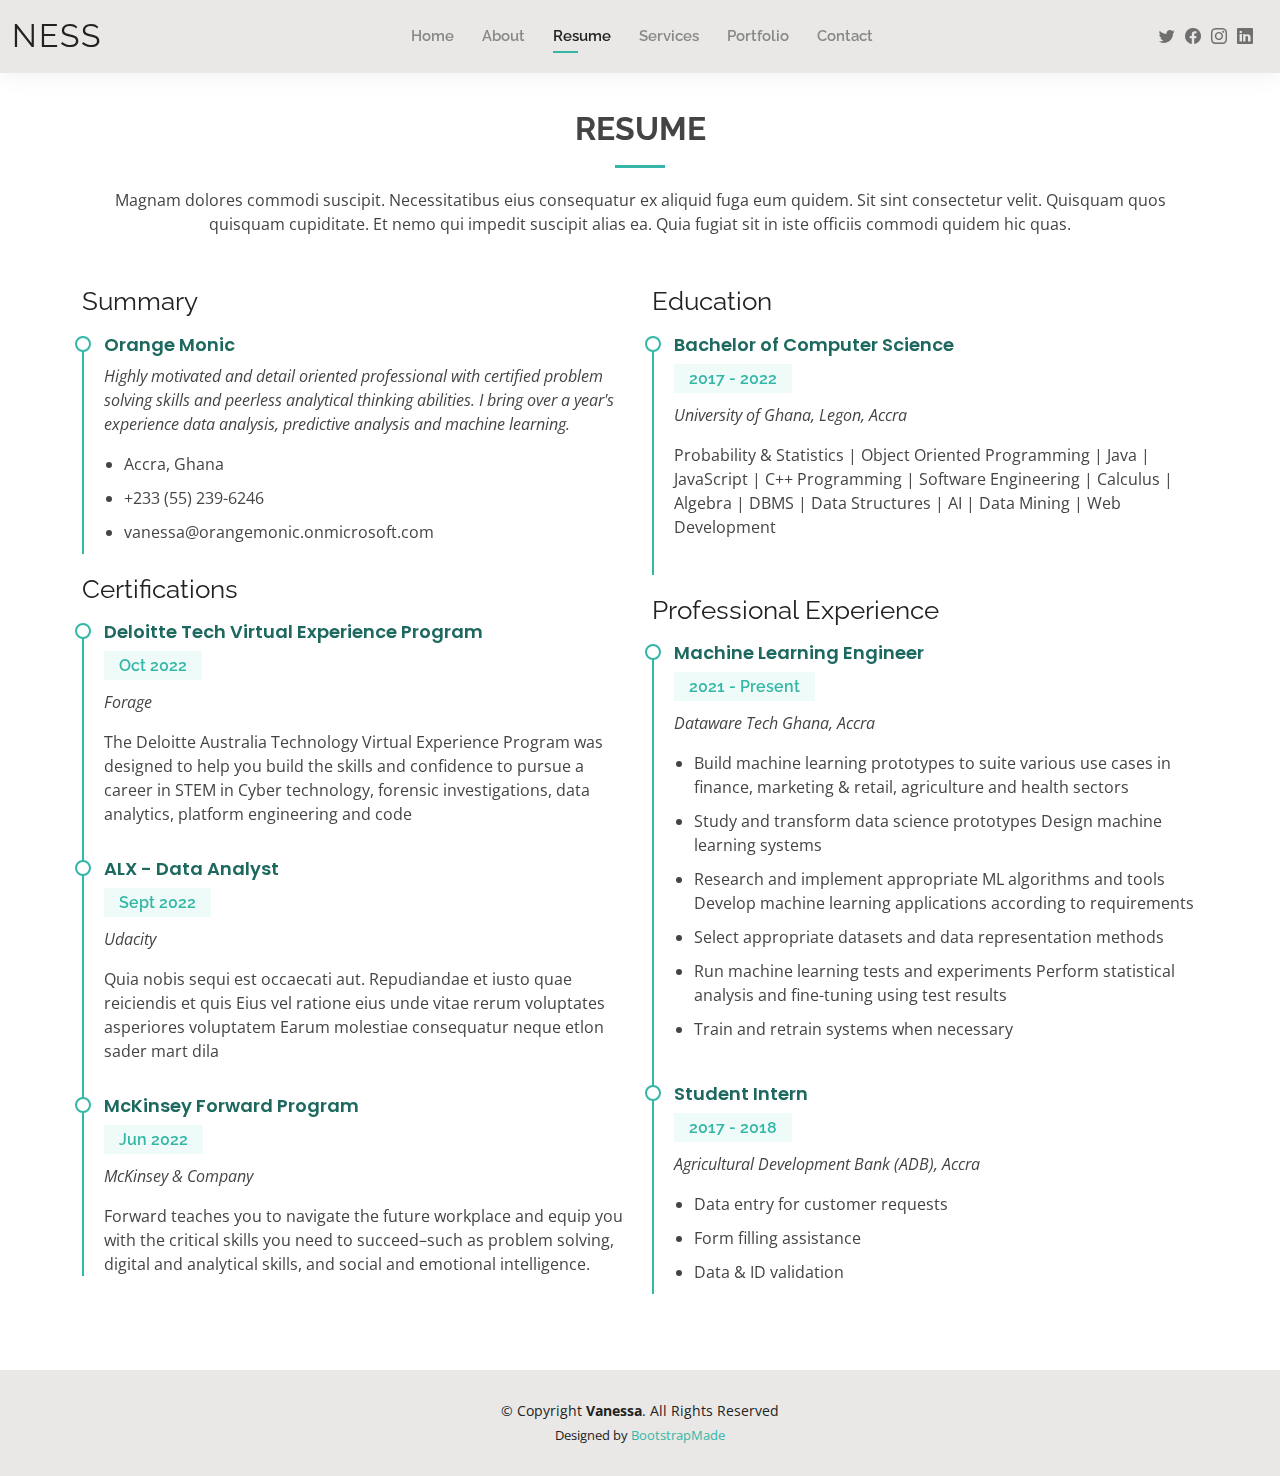
<file: resume.html>
<!DOCTYPE html>
<html lang="en">

<head>
  <meta charset="utf-8">
  <meta content="width=device-width, initial-scale=1.0" name="viewport">

  <title>Resume - Vanessa Portfolio</title>
  <meta content="" name="description">
  <meta content="" name="keywords">

  <!-- Favicons -->
  <link href="assets/img/favicon.png" rel="icon">
  <link href="assets/img/apple-touch-icon.png" rel="apple-touch-icon">

  <!-- Google Fonts -->
  <link href="https://fonts.googleapis.com/css?family=Open+Sans:300,300i,400,400i,600,600i,700,700i|Raleway:300,300i,400,400i,500,500i,600,600i,700,700i|Poppins:300,300i,400,400i,500,500i,600,600i,700,700i" rel="stylesheet">

  <!-- Vendor CSS Files -->
  <link href="assets/vendor/aos/aos.css" rel="stylesheet">
  <link href="assets/vendor/bootstrap/css/bootstrap.min.css" rel="stylesheet">
  <link href="assets/vendor/bootstrap-icons/bootstrap-icons.css" rel="stylesheet">
  <link href="assets/vendor/boxicons/css/boxicons.min.css" rel="stylesheet">
  <link href="assets/vendor/glightbox/css/glightbox.min.css" rel="stylesheet">
  <link href="assets/vendor/swiper/swiper-bundle.min.css" rel="stylesheet">

  <!-- Template Main CSS File -->
  <link href="assets/css/style.css" rel="stylesheet">

  <!-- =======================================================
  * Template Name: Kelly - v4.9.1
  * Template URL: https://bootstrapmade.com/kelly-free-bootstrap-cv-resume-html-template/
  * Author: BootstrapMade.com
  * License: https://bootstrapmade.com/license/
  ======================================================== -->
</head>

<body>

  <!-- ======= Header ======= -->
  <header id="header" class="fixed-top">
    <div class="container-fluid d-flex justify-content-between align-items-center">

      <h1 class="logo me-auto me-lg-0"><a href="index.html">Ness</a></h1>
      <!-- Uncomment below if you prefer to use an image logo -->
      <!-- <a href="index.html" class="logo"><img src="assets/img/logo.png" alt="" class="img-fluid"></a>-->

      <nav id="navbar" class="navbar order-last order-lg-0">
        <ul>
          <li><a href="index.html">Home</a></li>
          <li><a href="about.html">About</a></li>
          <li><a class="active" href="resume.html">Resume</a></li>
          <li><a href="services.html">Services</a></li>
          <li><a href="portfolio.html">Portfolio</a></li>
          <li><a href="contact.html">Contact</a></li>
        </ul>
        <i class="bi bi-list mobile-nav-toggle"></i>
      </nav><!-- .navbar -->

      <div class="header-social-links">
        <a href="#" class="twitter"><i class="bi bi-twitter"></i></a>
        <a href="#" class="facebook"><i class="bi bi-facebook"></i></a>
        <a href="#" class="instagram"><i class="bi bi-instagram"></i></a>
        <a href="#" class="linkedin"><i class="bi bi-linkedin"></i></i></a>
      </div>

    </div>

  </header><!-- End Header -->

  <main id="main">

    <!-- ======= Resume Section ======= -->
    <section id="resume" class="resume">
      <div class="container" data-aos="fade-up">

        <div class="section-title">
          <h2>Resume</h2>
          <p>Magnam dolores commodi suscipit. Necessitatibus eius consequatur ex aliquid fuga eum quidem. Sit sint consectetur velit. Quisquam quos quisquam cupiditate. Et nemo qui impedit suscipit alias ea. Quia fugiat sit in iste officiis commodi quidem hic quas.</p>
        </div>

        <div class="row">
          <div class="col-lg-6">
            <h3 class="resume-title">Summary</h3>
            <div class="resume-item pb-0">
              <h4>Orange Monic</h4>
              <p><em>Highly motivated and detail oriented professional with certified problem solving skills and peerless analytical thinking abilities. I bring over a year's experience data analysis, predictive analysis and machine learning.</em></p>
              <p>
              <ul>
                <li>Accra, Ghana</li>
                <li>+233 (55) 239-6246</li>
                <li>vanessa@orangemonic.onmicrosoft.com</li>
              </ul>
              </p>
            </div>

            
            <h3 class="resume-title">Certifications</h3>
            <div class="resume-item">
              <h4>Deloitte Tech Virtual Experience Program</h4>
              <h5>Oct 2022</h5>
              <p><em>Forage</em></p>
              <p>The Deloitte Australia Technology Virtual Experience Program was designed to help you build the skills and confidence to pursue a career in STEM in Cyber technology, forensic investigations, data analytics, platform engineering and code</p>
            </div>
            <div class="resume-item">
              <h4>ALX - Data Analyst</h4>
              <h5>Sept 2022</h5>
              <p><em>Udacity</em></p>
              <p>Quia nobis sequi est occaecati aut. Repudiandae et iusto quae reiciendis et quis Eius vel ratione eius unde vitae rerum voluptates asperiores voluptatem Earum molestiae consequatur neque etlon sader mart dila</p>
            </div>
            <div class="resume-item">
              <h4>McKinsey Forward Program</h4>
              <h5>Jun 2022</h5>
              <p><em>McKinsey & Company</em></p>
              <p>Forward teaches you to navigate the future workplace and equip you with the critical skills you need to succeed–such as problem solving, digital and analytical skills, and social and emotional intelligence.</p>
            </div>
          </div>
          <div class="col-lg-6">
            <h3 class="resume-title">Education</h3>
            <div class="resume-item">
              <h4>Bachelor of Computer Science</h4>
              <h5>2017 - 2022</h5>
              <p><em>University of Ghana, Legon, Accra</em></p>
              <p>Probability & Statistics | Object Oriented Programming | Java | JavaScript | C++ Programming | Software Engineering | Calculus | Algebra | DBMS | Data Structures | AI | Data Mining | Web Development</p>
            </div>
            <h3 class="resume-title">Professional Experience</h3>
            <div class="resume-item">
              <h4>Machine Learning Engineer</h4>
              <h5>2021 - Present</h5>
              <p><em>Dataware Tech Ghana, Accra</em></p>
              <p>
              <ul>
                <li>Build machine learning prototypes to suite various use cases in finance, marketing & retail, agriculture and health sectors</li>
                <li>Study and transform data science prototypes Design machine learning systems</li>
                <li>Research and implement appropriate ML algorithms and tools Develop machine learning applications according to requirements</li>
                <li>Select appropriate datasets and data representation methods</li>
                <li>Run machine learning tests and experiments Perform statistical analysis and fine-tuning using test results</li>
                <li>Train and retrain systems when necessary</li>
              </ul>
              </p>
            </div>
            <div class="resume-item">
              <h4>Student Intern</h4>
              <h5>2017 - 2018</h5>
              <p><em>Agricultural Development Bank (ADB), Accra</em></p>
              <p>
              <ul>
                <li>Data entry for customer requests</li>
                <li>Form filling assistance</li>
                <li>Data & ID validation</li>
              </ul>
              </p>
            </div>
          </div>
        </div>

      </div>
    </section><!-- End Resume Section -->

  </main><!-- End #main -->

  <!-- ======= Footer ======= -->
  <footer id="footer">
    <div class="container">
      <div class="copyright">
        &copy; Copyright <strong><span>Vanessa</span></strong>. All Rights Reserved
      </div>
      <div class="credits">
        <!-- All the links in the footer should remain intact. -->
        <!-- You can delete the links only if you purchased the pro version. -->
        <!-- Licensing information: https://bootstrapmade.com/license/ -->
        <!-- Purchase the pro version with working PHP/AJAX contact form: https://bootstrapmade.com/kelly-free-bootstrap-cv-resume-html-template/ -->
        Designed by <a href="https://bootstrapmade.com/">BootstrapMade</a>
      </div>
    </div>
  </footer><!-- End  Footer -->

  <div id="preloader"></div>
  <a href="#" class="back-to-top d-flex align-items-center justify-content-center"><i class="bi bi-arrow-up-short"></i></a>

  <!-- Vendor JS Files -->
  <script src="assets/vendor/purecounter/purecounter_vanilla.js"></script>
  <script src="assets/vendor/aos/aos.js"></script>
  <script src="assets/vendor/bootstrap/js/bootstrap.bundle.min.js"></script>
  <script src="assets/vendor/glightbox/js/glightbox.min.js"></script>
  <script src="assets/vendor/isotope-layout/isotope.pkgd.min.js"></script>
  <script src="assets/vendor/swiper/swiper-bundle.min.js"></script>
  <script src="assets/vendor/waypoints/noframework.waypoints.js"></script>
  <script src="assets/vendor/php-email-form/validate.js"></script>

  <!-- Template Main JS File -->
  <script src="assets/js/main.js"></script>

</body>

</html>
</file>
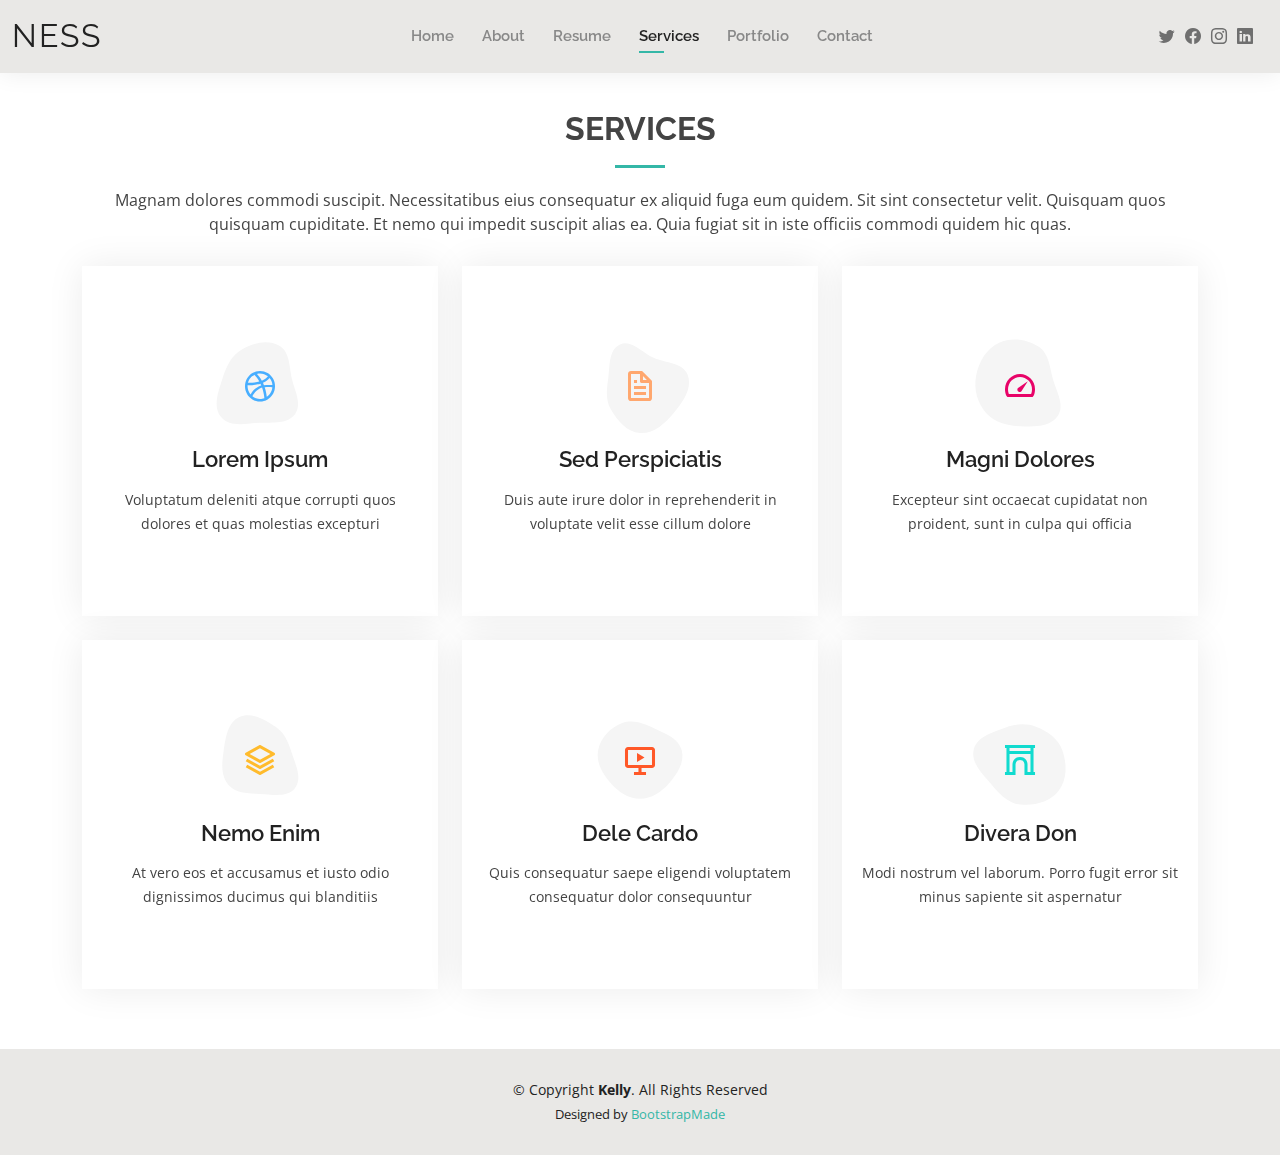
<file: services.html>
<!DOCTYPE html>
<html lang="en">

<head>
  <meta charset="utf-8">
  <meta content="width=device-width, initial-scale=1.0" name="viewport">

  <title>Services - Vanessa Portfolio</title>
  <meta content="" name="description">
  <meta content="" name="keywords">

  <!-- Favicons -->
  <link href="assets/img/favicon.png" rel="icon">
  <link href="assets/img/apple-touch-icon.png" rel="apple-touch-icon">

  <!-- Google Fonts -->
  <link href="https://fonts.googleapis.com/css?family=Open+Sans:300,300i,400,400i,600,600i,700,700i|Raleway:300,300i,400,400i,500,500i,600,600i,700,700i|Poppins:300,300i,400,400i,500,500i,600,600i,700,700i" rel="stylesheet">

  <!-- Vendor CSS Files -->
  <link href="assets/vendor/aos/aos.css" rel="stylesheet">
  <link href="assets/vendor/bootstrap/css/bootstrap.min.css" rel="stylesheet">
  <link href="assets/vendor/bootstrap-icons/bootstrap-icons.css" rel="stylesheet">
  <link href="assets/vendor/boxicons/css/boxicons.min.css" rel="stylesheet">
  <link href="assets/vendor/glightbox/css/glightbox.min.css" rel="stylesheet">
  <link href="assets/vendor/swiper/swiper-bundle.min.css" rel="stylesheet">

  <!-- Template Main CSS File -->
  <link href="assets/css/style.css" rel="stylesheet">

  <!-- =======================================================
  * Template Name: Kelly - v4.9.1
  * Template URL: https://bootstrapmade.com/kelly-free-bootstrap-cv-resume-html-template/
  * Author: BootstrapMade.com
  * License: https://bootstrapmade.com/license/
  ======================================================== -->
</head>

<body>

  <!-- ======= Header ======= -->
  <header id="header" class="fixed-top">
    <div class="container-fluid d-flex justify-content-between align-items-center">

      <h1 class="logo me-auto me-lg-0"><a href="index.html">Ness</a></h1>
      <!-- Uncomment below if you prefer to use an image logo -->
      <!-- <a href="index.html" class="logo"><img src="assets/img/logo.png" alt="" class="img-fluid"></a>-->

      <nav id="navbar" class="navbar order-last order-lg-0">
        <ul>
          <li><a href="index.html">Home</a></li>
          <li><a href="about.html">About</a></li>
          <li><a href="resume.html">Resume</a></li>
          <li><a class="active" href="services.html">Services</a></li>
          <li><a href="portfolio.html">Portfolio</a></li>
          <li><a href="contact.html">Contact</a></li>
        </ul>
        <i class="bi bi-list mobile-nav-toggle"></i>
      </nav><!-- .navbar -->

      <div class="header-social-links">
        <a href="#" class="twitter"><i class="bi bi-twitter"></i></a>
        <a href="#" class="facebook"><i class="bi bi-facebook"></i></a>
        <a href="#" class="instagram"><i class="bi bi-instagram"></i></a>
        <a href="#" class="linkedin"><i class="bi bi-linkedin"></i></i></a>
      </div>

    </div>

  </header><!-- End Header -->

  <main id="main">

    <!-- ======= Services Section ======= -->
    <section id="services" class="services">
      <div class="container" data-aos="fade-up">

        <div class="section-title">
          <h2>Services</h2>
          <p>Magnam dolores commodi suscipit. Necessitatibus eius consequatur ex aliquid fuga eum quidem. Sit sint consectetur velit. Quisquam quos quisquam cupiditate. Et nemo qui impedit suscipit alias ea. Quia fugiat sit in iste officiis commodi quidem hic quas.</p>
        </div>

        <div class="row">
          <div class="col-lg-4 col-md-6 d-flex align-items-stretch" data-aos="zoom-in" data-aos-delay="100">
            <div class="icon-box iconbox-blue">
              <div class="icon">
                <svg width="100" height="100" viewBox="0 0 600 600" xmlns="http://www.w3.org/2000/svg">
                  <path stroke="none" stroke-width="0" fill="#f5f5f5" d="M300,521.0016835830174C376.1290562159157,517.8887921683347,466.0731472004068,529.7835943286574,510.70327084640275,468.03025145048787C554.3714126377745,407.6079735673963,508.03601936045806,328.9844924480964,491.2728898941984,256.3432110539036C474.5976632858925,184.082847569629,479.9380746630129,96.60480741107993,416.23090153303,58.64404602377083C348.86323505073057,18.502131276798302,261.93793281208167,40.57373210992963,193.5410806939664,78.93577620505333C130.42746243093433,114.334589627462,98.30271207620316,179.96522072025542,76.75703585869454,249.04625023123273C51.97151888228291,328.5150500222984,13.704378332031375,421.85034740162234,66.52175969318436,486.19268352777647C119.04800174914682,550.1803526380478,217.28368757567262,524.383925680826,300,521.0016835830174"></path>
                </svg>
                <i class="bx bxl-dribbble"></i>
              </div>
              <h4><a href="">Lorem Ipsum</a></h4>
              <p>Voluptatum deleniti atque corrupti quos dolores et quas molestias excepturi</p>
            </div>
          </div>

          <div class="col-lg-4 col-md-6 d-flex align-items-stretch mt-4 mt-md-0" data-aos="zoom-in" data-aos-delay="200">
            <div class="icon-box iconbox-orange ">
              <div class="icon">
                <svg width="100" height="100" viewBox="0 0 600 600" xmlns="http://www.w3.org/2000/svg">
                  <path stroke="none" stroke-width="0" fill="#f5f5f5" d="M300,582.0697525312426C382.5290701553225,586.8405444964366,449.9789794690241,525.3245884688669,502.5850820975895,461.55621195738473C556.606425686781,396.0723002908107,615.8543463187945,314.28637112970534,586.6730223649479,234.56875336149918C558.9533121215079,158.8439757836574,454.9685369536778,164.00468322053177,381.49747125262974,130.76875717737553C312.15926192815925,99.40240125094834,248.97055460311594,18.661163978235184,179.8680185752513,50.54337015887873C110.5421016452524,82.52863877960104,119.82277516462835,180.83849132639028,109.12597500060166,256.43424936330496C100.08760227029461,320.3096726198365,92.17705696193138,384.0621239912766,124.79988738764834,439.7174275375508C164.83382741302287,508.01625554203684,220.96474134820875,577.5009287672846,300,582.0697525312426"></path>
                </svg>
                <i class="bx bx-file"></i>
              </div>
              <h4><a href="">Sed Perspiciatis</a></h4>
              <p>Duis aute irure dolor in reprehenderit in voluptate velit esse cillum dolore</p>
            </div>
          </div>

          <div class="col-lg-4 col-md-6 d-flex align-items-stretch mt-4 mt-lg-0" data-aos="zoom-in" data-aos-delay="300">
            <div class="icon-box iconbox-pink">
              <div class="icon">
                <svg width="100" height="100" viewBox="0 0 600 600" xmlns="http://www.w3.org/2000/svg">
                  <path stroke="none" stroke-width="0" fill="#f5f5f5" d="M300,541.5067337569781C382.14930387511276,545.0595476570109,479.8736841581634,548.3450877840088,526.4010558755058,480.5488172755941C571.5218469581645,414.80211281144784,517.5187510058486,332.0715597781072,496.52539010469104,255.14436215662573C477.37192572678356,184.95920475031193,473.57363656557914,105.61284051026155,413.0603344069578,65.22779650032875C343.27470386102294,18.654635553484475,251.2091493199835,5.337323636656869,175.0934190732945,40.62881213300186C97.87086631185822,76.43348514350839,51.98124368387456,156.15599469081315,36.44837278890362,239.84606092416172C21.716077023791087,319.22268207091537,43.775223500013084,401.1760424656574,96.891909868211,461.97329694683043C147.22146801428983,519.5804099606455,223.5754009179313,538.201503339737,300,541.5067337569781"></path>
                </svg>
                <i class="bx bx-tachometer"></i>
              </div>
              <h4><a href="">Magni Dolores</a></h4>
              <p>Excepteur sint occaecat cupidatat non proident, sunt in culpa qui officia</p>
            </div>
          </div>

          <div class="col-lg-4 col-md-6 d-flex align-items-stretch mt-4" data-aos="zoom-in" data-aos-delay="100">
            <div class="icon-box iconbox-yellow">
              <div class="icon">
                <svg width="100" height="100" viewBox="0 0 600 600" xmlns="http://www.w3.org/2000/svg">
                  <path stroke="none" stroke-width="0" fill="#f5f5f5" d="M300,503.46388370962813C374.79870501325706,506.71871716319447,464.8034551963731,527.1746412648533,510.4981551193396,467.86667711651364C555.9287308511215,408.9015244558933,512.6030010748507,327.5744911775523,490.211057578863,256.5855673507754C471.097692560561,195.9906835881958,447.69079081568157,138.11976852964426,395.19560036434837,102.3242989838813C329.3053358748298,57.3949838291264,248.02791733380457,8.279543830951368,175.87071277845988,42.242879143198664C103.41431057327972,76.34704239035025,93.79494320519305,170.9812938413882,81.28167332365135,250.07896920659033C70.17666984294237,320.27484674793965,64.84698225790005,396.69656628748305,111.28512138212992,450.4950937839243C156.20124167950087,502.5303643271138,231.32542653798444,500.4755392045468,300,503.46388370962813"></path>
                </svg>
                <i class="bx bx-layer"></i>
              </div>
              <h4><a href="">Nemo Enim</a></h4>
              <p>At vero eos et accusamus et iusto odio dignissimos ducimus qui blanditiis</p>
            </div>
          </div>

          <div class="col-lg-4 col-md-6 d-flex align-items-stretch mt-4" data-aos="zoom-in" data-aos-delay="200">
            <div class="icon-box iconbox-red">
              <div class="icon">
                <svg width="100" height="100" viewBox="0 0 600 600" xmlns="http://www.w3.org/2000/svg">
                  <path stroke="none" stroke-width="0" fill="#f5f5f5" d="M300,532.3542879108572C369.38199826031484,532.3153073249985,429.10787420159085,491.63046689027357,474.5244479745417,439.17860296908856C522.8885846962883,383.3225815378663,569.1668002868075,314.3205725914397,550.7432151929288,242.7694973846089C532.6665558377875,172.5657663291529,456.2379748765914,142.6223662098291,390.3689995646985,112.34683881706744C326.66090330228417,83.06452184765237,258.84405631176094,53.51806209861945,193.32584062364296,78.48882559362697C121.61183558270385,105.82097193414197,62.805066853699245,167.19869350419734,48.57481801355237,242.6138429142374C34.843463184063346,315.3850353017275,76.69343916112496,383.4422959591041,125.22947124332185,439.3748458443577C170.7312796277747,491.8107796887764,230.57421082200815,532.3932930995766,300,532.3542879108572"></path>
                </svg>
                <i class="bx bx-slideshow"></i>
              </div>
              <h4><a href="">Dele Cardo</a></h4>
              <p>Quis consequatur saepe eligendi voluptatem consequatur dolor consequuntur</p>
            </div>
          </div>

          <div class="col-lg-4 col-md-6 d-flex align-items-stretch mt-4" data-aos="zoom-in" data-aos-delay="300">
            <div class="icon-box iconbox-teal">
              <div class="icon">
                <svg width="100" height="100" viewBox="0 0 600 600" xmlns="http://www.w3.org/2000/svg">
                  <path stroke="none" stroke-width="0" fill="#f5f5f5" d="M300,566.797414625762C385.7384707136149,576.1784315230908,478.7894351017131,552.8928747891023,531.9192734346935,484.94944893311C584.6109503024035,417.5663521118492,582.489472248146,322.67544863468447,553.9536738515405,242.03673114598146C529.1557734026468,171.96086150256528,465.24506316201064,127.66468636344209,395.9583748389544,100.7403814666027C334.2173773831606,76.7482773500951,269.4350130405921,84.62216499799875,207.1952322260088,107.2889140133804C132.92018162631612,134.33871894543012,41.79353780512637,160.00259165414826,22.644507872594943,236.69541883565114C3.319112789854554,314.0945973066697,72.72355303640163,379.243833228382,124.04198916343866,440.3218312028393C172.9286146004772,498.5055451809895,224.45579914871206,558.5317968840102,300,566.797414625762"></path>
                </svg>
                <i class="bx bx-arch"></i>
              </div>
              <h4><a href="">Divera Don</a></h4>
              <p>Modi nostrum vel laborum. Porro fugit error sit minus sapiente sit aspernatur</p>
            </div>
          </div>

        </div>

      </div>
    </section><!-- End Services Section -->

  </main><!-- End #main -->

  <!-- ======= Footer ======= -->
  <footer id="footer">
    <div class="container">
      <div class="copyright">
        &copy; Copyright <strong><span>Kelly</span></strong>. All Rights Reserved
      </div>
      <div class="credits">
        <!-- All the links in the footer should remain intact. -->
        <!-- You can delete the links only if you purchased the pro version. -->
        <!-- Licensing information: https://bootstrapmade.com/license/ -->
        <!-- Purchase the pro version with working PHP/AJAX contact form: https://bootstrapmade.com/kelly-free-bootstrap-cv-resume-html-template/ -->
        Designed by <a href="https://bootstrapmade.com/">BootstrapMade</a>
      </div>
    </div>
  </footer><!-- End  Footer -->

  <div id="preloader"></div>
  <a href="#" class="back-to-top d-flex align-items-center justify-content-center"><i class="bi bi-arrow-up-short"></i></a>

  <!-- Vendor JS Files -->
  <script src="assets/vendor/purecounter/purecounter_vanilla.js"></script>
  <script src="assets/vendor/aos/aos.js"></script>
  <script src="assets/vendor/bootstrap/js/bootstrap.bundle.min.js"></script>
  <script src="assets/vendor/glightbox/js/glightbox.min.js"></script>
  <script src="assets/vendor/isotope-layout/isotope.pkgd.min.js"></script>
  <script src="assets/vendor/swiper/swiper-bundle.min.js"></script>
  <script src="assets/vendor/waypoints/noframework.waypoints.js"></script>
  <script src="assets/vendor/php-email-form/validate.js"></script>

  <!-- Template Main JS File -->
  <script src="assets/js/main.js"></script>

</body>

</html>
</file>
<file: assets/css/style.css>
/**
* Template Name: Kelly - v4.9.1
* Template URL: https://bootstrapmade.com/kelly-free-bootstrap-cv-resume-html-template/
* Author: BootstrapMade.com
* License: https://bootstrapmade.com/license/
*/

/*--------------------------------------------------------------
# General
--------------------------------------------------------------*/
body {
  font-family: "Open Sans", sans-serif;
  color: #444444;
}

a {
  color: #34b7a7;
  text-decoration: none;
}

a:hover {
  color: #51cdbe;
  text-decoration: none;
}

h1,
h2,
h3,
h4,
h5,
h6 {
  font-family: "Raleway", sans-serif;
}

#main {
  margin-top: 50px;
}

@media (max-width: 992px) {
  #main {
    margin-top: 30px;
  }
}

/*--------------------------------------------------------------
# Preloader
--------------------------------------------------------------*/
#preloader {
  position: fixed;
  top: 0;
  left: 0;
  right: 0;
  bottom: 0;
  z-index: 9999;
  overflow: hidden;
  background: #fff;
}

#preloader:before {
  content: "";
  position: fixed;
  top: calc(50% - 30px);
  left: calc(50% - 30px);
  border: 6px solid #34b7a7;
  border-top-color: #dcf5f2;
  border-radius: 50%;
  width: 60px;
  height: 60px;
  -webkit-animation: animate-preloader 1s linear infinite;
  animation: animate-preloader 1s linear infinite;
}

@-webkit-keyframes animate-preloader {
  0% {
    transform: rotate(0deg);
  }

  100% {
    transform: rotate(360deg);
  }
}

@keyframes animate-preloader {
  0% {
    transform: rotate(0deg);
  }

  100% {
    transform: rotate(360deg);
  }
}

/*--------------------------------------------------------------
# Back to top button
--------------------------------------------------------------*/
.back-to-top {
  position: fixed;
  visibility: hidden;
  opacity: 0;
  right: 15px;
  bottom: 15px;
  z-index: 996;
  background: #34b7a7;
  width: 40px;
  height: 40px;
  border-radius: 50px;
  transition: all 0.4s;
}

.back-to-top i {
  font-size: 24px;
  color: #fff;
  line-height: 0;
}

.back-to-top:hover {
  background: #49cbbb;
  color: #fff;
}

.back-to-top.active {
  visibility: visible;
  opacity: 1;
}

/*--------------------------------------------------------------
# Header
--------------------------------------------------------------*/
#header {
  background: #e9e8e6;
  box-shadow: 0px 0px 25px 0 rgba(0, 0, 0, 0.08);
  z-index: 997;
  padding: 15px 0;
}

#header .logo {
  font-size: 32px;
  margin: 0;
  padding: 0;
  line-height: 1;
  font-weight: 400;
  letter-spacing: 2px;
  text-transform: uppercase;
}

#header .logo a {
  color: #222222;
}

#header .logo img {
  max-height: 40px;
}

@media (max-width: 992px) {
  #header .logo {
    font-size: 28px;
  }
}

/*--------------------------------------------------------------
# Header Social Links
--------------------------------------------------------------*/
.header-social-links {
  padding-right: 15px;
}

.header-social-links a {
  color: #6f6f6f;
  padding-left: 6px;
  display: inline-block;
  line-height: 0px;
  transition: 0.3s;
  font-size: 16px;
}

.header-social-links a:hover {
  color: #34b7a7;
}

/*--------------------------------------------------------------
# Navigation Menu
--------------------------------------------------------------*/
/**
* Desktop Navigation 
*/
.navbar {
  padding: 0;
}

.navbar ul {
  margin: 0;
  padding: 0;
  display: flex;
  list-style: none;
  align-items: center;
}

.navbar li {
  position: relative;
  padding: 10px 0 10px 28px;
}

.navbar a,
.navbar a:focus {
  display: flex;
  align-items: center;
  justify-content: space-between;
  font-family: "Raleway", sans-serif;
  font-size: 15px;
  font-weight: 600;
  color: #888888;
  white-space: nowrap;
  transition: 0.3s;
  position: relative;
}

.navbar a i,
.navbar a:focus i {
  font-size: 12px;
  line-height: 0;
  margin-left: 5px;
}

.navbar>ul>li>a:before {
  content: "";
  position: absolute;
  width: 0;
  height: 2px;
  bottom: -5px;
  left: 0;
  background-color: #34b7a7;
  visibility: hidden;
  width: 0px;
  transition: all 0.3s ease-in-out 0s;
}

.navbar a:hover:before,
.navbar li:hover>a:before,
.navbar .active:before {
  visibility: visible;
  width: 25px;
}

.navbar a:hover,
.navbar .active,
.navbar .active:focus,
.navbar li:hover>a {
  color: #222222;
}

.navbar .dropdown ul {
  display: block;
  position: absolute;
  left: 14px;
  top: calc(100% + 30px);
  margin: 0;
  padding: 10px 0;
  z-index: 99;
  opacity: 0;
  visibility: hidden;
  background: #fff;
  box-shadow: 0px 0px 30px rgba(127, 137, 161, 0.25);
  transition: 0.3s;
  border-radius: 4px;
}

.navbar .dropdown ul li {
  min-width: 200px;
  padding: 0;
}

.navbar .dropdown ul a {
  padding: 10px 20px;
  font-size: 15px;
  text-transform: none;
  font-weight: 600;
}

.navbar .dropdown ul a i {
  font-size: 12px;
}

.navbar .dropdown ul a:hover,
.navbar .dropdown ul .active:hover,
.navbar .dropdown ul li:hover>a {
  color: #34b7a7;
}

.navbar .dropdown:hover>ul {
  opacity: 1;
  top: 100%;
  visibility: visible;
}

.navbar .dropdown .dropdown ul {
  top: 0;
  left: calc(100% - 30px);
  visibility: hidden;
}

.navbar .dropdown .dropdown:hover>ul {
  opacity: 1;
  top: 0;
  left: 100%;
  visibility: visible;
}

@media (max-width: 1366px) {
  .navbar .dropdown .dropdown ul {
    left: -90%;
  }

  .navbar .dropdown .dropdown:hover>ul {
    left: -100%;
  }
}

/**
* Mobile Navigation 
*/
.mobile-nav-toggle {
  color: #222222;
  font-size: 28px;
  cursor: pointer;
  display: none;
  line-height: 0;
  transition: 0.5s;
}

.mobile-nav-toggle.bi-x {
  color: #fff;
}

@media (max-width: 991px) {
  .mobile-nav-toggle {
    display: block;
  }

  .navbar ul {
    display: none;
  }
}

.navbar-mobile {
  position: fixed;
  overflow: hidden;
  top: 0;
  right: 0;
  left: 0;
  bottom: 0;
  background: rgba(9, 9, 9, 0.9);
  transition: 0.3s;
  z-index: 999;
}

.navbar-mobile .mobile-nav-toggle {
  position: absolute;
  top: 15px;
  right: 15px;
}

.navbar-mobile ul {
  display: block;
  position: absolute;
  top: 55px;
  right: 15px;
  bottom: 15px;
  left: 15px;
  padding: 10px 0;
  border-radius: 10px;
  background-color: #fff;
  overflow-y: auto;
  transition: 0.3s;
}

.navbar-mobile a,
.navbar-mobile a:focus {
  font-size: 15px;
  padding-right: 15px;
  color: #222222;
}

.navbar-mobile a:hover,
.navbar-mobile .active,
.navbar-mobile li:hover>a {
  color: #34b7a7;
}

.navbar-mobile .getstarted,
.navbar-mobile .getstarted:focus {
  margin: 15px;
}

.navbar-mobile .dropdown ul {
  position: static;
  display: none;
  margin: 10px 20px;
  padding: 10px 0;
  z-index: 99;
  opacity: 1;
  visibility: visible;
  background: #fff;
  box-shadow: 0px 0px 30px rgba(127, 137, 161, 0.25);
}

.navbar-mobile .dropdown ul li {
  min-width: 200px;
}

.navbar-mobile .dropdown ul a {
  padding: 10px 20px;
}

.navbar-mobile .dropdown ul a i {
  font-size: 12px;
}

.navbar-mobile .dropdown ul a:hover,
.navbar-mobile .dropdown ul .active:hover,
.navbar-mobile .dropdown ul li:hover>a {
  color: #34b7a7;
}

.navbar-mobile .dropdown>.dropdown-active {
  display: block;
}

/*--------------------------------------------------------------
# Hero Section
--------------------------------------------------------------*/
#hero {
  width: 100%;
  height: 100vh;
  background: url("../img/hero-bg.jpg") top right;
  background-size: cover;
}

#hero .container {
  padding-top: 70px;
  position: relative;
}

@media (max-width: 992px) {
  #hero .container {
    padding-top: 58px;
  }
}

#hero h1 {
  margin: 0;
  font-size: 48px;
  font-weight: 700;
  line-height: 56px;
  color: #222222;
}

#hero h2 {
  color: #6f6f6f;
  margin: 10px 0 0 0;
  font-size: 22px;
}

#hero .btn-about {
  font-family: "Raleway", sans-serif;
  text-transform: uppercase;
  font-weight: 600;
  font-size: 12px;
  letter-spacing: 1px;
  display: inline-block;
  padding: 12px 40px;
  border-radius: 50px;
  transition: 0.5s;
  margin-top: 30px;
  color: #fff;
  background: #34b7a7;
}

#hero .btn-about:hover {
  background: #3dc8b7;
}

@media (min-width: 1024px) {
  #hero {
    background-attachment: fixed;
  }
}

@media (max-width: 992px) {
  #hero:before {
    content: "";
    background: rgba(255, 255, 255, 0.8);
    position: absolute;
    bottom: 0;
    top: 0;
    left: 0;
    right: 0;
  }

  #hero h1 {
    font-size: 28px;
    line-height: 36px;
  }

  #hero h2 {
    font-size: 18px;
    line-height: 24px;
  }
}

/*--------------------------------------------------------------
# Sections General
--------------------------------------------------------------*/
section {
  padding: 60px 0;
}

.section-bg {
  background-color: #e7f8f6;
}

.section-title {
  text-align: center;
  padding-bottom: 30px;
}

.section-title h2 {
  font-size: 32px;
  font-weight: bold;
  text-transform: uppercase;
  margin-bottom: 20px;
  padding-bottom: 20px;
  position: relative;
}

.section-title h2::after {
  content: "";
  position: absolute;
  display: block;
  width: 50px;
  height: 3px;
  background: #34b7a7;
  bottom: 0;
  left: calc(50% - 25px);
}

.section-title p {
  margin-bottom: 0;
}

/*--------------------------------------------------------------
# Cta
--------------------------------------------------------------*/
.cta {
  background: linear-gradient(rgba(0, 0, 0, 0.6), rgba(0, 0, 0, 0.6)), url("../img/bg-1.jpg") fixed center center;
  background-size: cover;
  padding: 80px 0;
}

.cta h3 {
  color: #fff;
  font-size: 28px;
  font-weight: 700;
}

.cta p {
  color: #fff;
}

.cta .cta-btn {
  font-family: "Raleway", sans-serif;
  text-transform: uppercase;
  font-weight: 500;
  font-size: 16px;
  letter-spacing: 1px;
  display: inline-block;
  padding: 8px 20px;
  border-radius: 2px;
  transition: 0.5s;
  margin: 10px;
  border: 2px solid #fff;
  color: #fff;
}

.cta .cta-btn:hover {
  background: #34b7a7;
  border: 2px solid #34b7a7;
}

@media (max-width: 1024px) {
  .cta {
    background-attachment: scroll;
  }
}

@media (min-width: 769px) {
  .cta .cta-btn-container {
    display: flex;
    align-items: center;
    justify-content: flex-end;
  }
}

/*--------------------------------------------------------------
# About
--------------------------------------------------------------*/
.about .content h3 {
  font-weight: 700;
  font-size: 26px;
  color: #555555;
}

.about .content ul {
  list-style: none;
  padding: 0;
}

.about .content ul li {
  padding-bottom: 10px;
}

.about .content ul i {
  font-size: 20px;
  padding-right: 2px;
  color: #34b7a7;
}

.about .content p:last-child {
  margin-bottom: 0;
}

/*--------------------------------------------------------------
# Skills
--------------------------------------------------------------*/
.skills .progress {
  height: 60px;
  display: block;
  background: none;
  border-radius: 0;
}

.skills .progress .skill {
  padding: 10px 0;
  margin: 0 0 6px 0;
  text-transform: uppercase;
  display: block;
  font-weight: 600;
  font-family: "Poppins", sans-serif;
  color: #222222;
}

.skills .progress .skill .val {
  float: right;
  font-style: normal;
}

.skills .progress-bar-wrap {
  background: #f3f3f3;
}

.skills .progress-bar {
  width: 1px;
  height: 10px;
  transition: 0.9s;
  background-color: #34b7a7;
}

/*--------------------------------------------------------------
# Facts
--------------------------------------------------------------*/
.facts .counters span {
  font-size: 48px;
  display: block;
  color: #34b7a7;
}

.facts .counters p {
  padding: 0;
  margin: 0 0 20px 0;
  font-family: "Raleway", sans-serif;
  font-size: 14px;
}

/*--------------------------------------------------------------
# Testimonials
--------------------------------------------------------------*/
.testimonials .section-header {
  margin-bottom: 40px;
}

.testimonials .testimonials-carousel,
.testimonials .testimonials-slider {
  overflow: hidden;
}

.testimonials .testimonial-item {
  text-align: center;
}

.testimonials .testimonial-item .testimonial-img {
  width: 120px;
  border-radius: 50%;
  border: 4px solid #fff;
  margin: 0 auto;
}

.testimonials .testimonial-item h3 {
  font-size: 20px;
  font-weight: bold;
  margin: 10px 0 5px 0;
  color: #111;
}

.testimonials .testimonial-item h4 {
  font-size: 14px;
  color: #999;
  margin: 0 0 15px 0;
}

.testimonials .testimonial-item .quote-icon-left,
.testimonials .testimonial-item .quote-icon-right {
  color: #c8efea;
  font-size: 26px;
}

.testimonials .testimonial-item .quote-icon-left {
  display: inline-block;
  left: -5px;
  position: relative;
}

.testimonials .testimonial-item .quote-icon-right {
  display: inline-block;
  right: -5px;
  position: relative;
  top: 10px;
}

.testimonials .testimonial-item p {
  font-style: italic;
  margin: 0 auto 15px auto;
}

@media (min-width: 992px) {
  .testimonials .testimonial-item p {
    width: 80%;
  }
}

.testimonials .swiper-pagination {
  margin-top: 20px;
  position: relative;
}

.testimonials .swiper-pagination .swiper-pagination-bullet {
  width: 12px;
  height: 12px;
  background-color: #fff;
  opacity: 1;
  border: 1px solid #34b7a7;
}

.testimonials .swiper-pagination .swiper-pagination-bullet-active {
  background-color: #34b7a7;
}

/*--------------------------------------------------------------
# Resume
--------------------------------------------------------------*/
.resume .resume-title {
  font-size: 26px;
  font-weight: 400;
  margin-top: 20px;
  margin-bottom: 20px;
  color: #222222;
}

.resume .resume-item {
  padding: 0 0 20px 20px;
  margin-top: -2px;
  border-left: 2px solid #34b7a7;
  position: relative;
}

.resume .resume-item h4 {
  line-height: 18px;
  font-size: 18px;
  font-weight: 600;
  font-family: "Poppins", sans-serif;
  color: #1d685f;
  margin-bottom: 10px;
}

.resume .resume-item h5 {
  font-size: 16px;
  background: #effbf9;
  padding: 5px 15px;
  display: inline-block;
  font-weight: 600;
  margin-bottom: 10px;
  color: #34b7a7;
}

.resume .resume-item ul {
  padding-left: 20px;
}

.resume .resume-item ul li {
  padding-bottom: 10px;
}

.resume .resume-item:last-child {
  padding-bottom: 0;
}

.resume .resume-item::before {
  content: "";
  position: absolute;
  width: 16px;
  height: 16px;
  border-radius: 50px;
  left: -9px;
  top: 0;
  background: #fff;
  border: 2px solid #34b7a7;
}

/*--------------------------------------------------------------
# Services
--------------------------------------------------------------*/
.services .icon-box {
  text-align: center;
  padding: 70px 20px 80px 20px;
  transition: all ease-in-out 0.3s;
  background: #fff;
  box-shadow: 0px 0 35px 0 rgba(0, 0, 0, 0.08);
}

.services .icon-box .icon {
  margin: 0 auto;
  width: 100px;
  height: 100px;
  display: flex;
  align-items: center;
  justify-content: center;
  transition: ease-in-out 0.3s;
  position: relative;
}

.services .icon-box .icon i {
  font-size: 36px;
  transition: 0.5s;
  position: relative;
}

.services .icon-box .icon svg {
  position: absolute;
  top: 0;
  left: 0;
}

.services .icon-box .icon svg path {
  transition: 0.5s;
  fill: #f5f5f5;
}

.services .icon-box h4 {
  font-weight: 600;
  margin: 10px 0 15px 0;
  font-size: 22px;
}

.services .icon-box h4 a {
  color: #222222;
  transition: ease-in-out 0.3s;
}

.services .icon-box p {
  line-height: 24px;
  font-size: 14px;
  margin-bottom: 0;
}

.services .iconbox-blue i {
  color: #47aeff;
}

.services .iconbox-blue:hover .icon i {
  color: #fff;
}

.services .iconbox-blue:hover .icon path {
  fill: #47aeff;
}

.services .iconbox-orange i {
  color: #ffa76e;
}

.services .iconbox-orange:hover .icon i {
  color: #fff;
}

.services .iconbox-orange:hover .icon path {
  fill: #ffa76e;
}

.services .iconbox-pink i {
  color: #e80368;
}

.services .iconbox-pink:hover .icon i {
  color: #fff;
}

.services .iconbox-pink:hover .icon path {
  fill: #e80368;
}

.services .iconbox-yellow i {
  color: #ffbb2c;
}

.services .iconbox-yellow:hover .icon i {
  color: #fff;
}

.services .iconbox-yellow:hover .icon path {
  fill: #ffbb2c;
}

.services .iconbox-red i {
  color: #ff5828;
}

.services .iconbox-red:hover .icon i {
  color: #fff;
}

.services .iconbox-red:hover .icon path {
  fill: #ff5828;
}

.services .iconbox-teal i {
  color: #11dbcf;
}

.services .iconbox-teal:hover .icon i {
  color: #fff;
}

.services .iconbox-teal:hover .icon path {
  fill: #11dbcf;
}

/*--------------------------------------------------------------
# Portfolio
--------------------------------------------------------------*/
.portfolio .portfolio-item {
  margin-bottom: 30px;
}

.portfolio #portfolio-flters {
  padding: 0;
  margin: 0 auto 20px auto;
  list-style: none;
  text-align: center;
}

.portfolio #portfolio-flters li {
  cursor: pointer;
  display: inline-block;
  padding: 8px 16px 10px 16px;
  font-size: 13px;
  font-weight: 500;
  line-height: 1;
  text-transform: uppercase;
  color: #444444;
  margin-bottom: 5px;
  transition: all 0.3s ease-in-out;
  border-radius: 50px;
}

.portfolio #portfolio-flters li:hover,
.portfolio #portfolio-flters li.filter-active {
  color: #fff;
  background: #34b7a7;
}

.portfolio #portfolio-flters li:last-child {
  margin-right: 0;
}

.portfolio .portfolio-wrap {
  transition: 0.3s;
  position: relative;
  overflow: hidden;
  z-index: 1;
  background: rgba(34, 34, 34, 0.6);
}

.portfolio .portfolio-wrap::before {
  content: "";
  background: rgba(34, 34, 34, 0.6);
  position: absolute;
  left: 0;
  right: 0;
  top: 0;
  bottom: 0;
  transition: all ease-in-out 0.3s;
  z-index: 2;
  opacity: 0;
}

.portfolio .portfolio-wrap img {
  transition: all ease-in-out 0.3s;
}

.portfolio .portfolio-wrap .portfolio-info {
  opacity: 0;
  position: absolute;
  top: 0;
  left: 0;
  right: 0;
  bottom: 0;
  z-index: 3;
  transition: all ease-in-out 0.3s;
  display: flex;
  flex-direction: column;
  justify-content: flex-end;
  align-items: flex-start;
  padding: 20px;
}

.portfolio .portfolio-wrap .portfolio-info h4 {
  font-size: 20px;
  color: #fff;
  font-weight: 600;
}

.portfolio .portfolio-wrap .portfolio-info p {
  color: rgba(255, 255, 255, 0.7);
  font-size: 14px;
  text-transform: uppercase;
  padding: 0;
  margin: 0;
  font-style: italic;
}

.portfolio .portfolio-wrap .portfolio-links {
  text-align: center;
  z-index: 4;
}

.portfolio .portfolio-wrap .portfolio-links a {
  color: #fff;
  margin: 0 5px 0 0;
  font-size: 28px;
  display: inline-block;
  transition: 0.3s;
}

.portfolio .portfolio-wrap .portfolio-links a:hover {
  color: #78d9cd;
}

.portfolio .portfolio-wrap:hover::before {
  opacity: 1;
}

.portfolio .portfolio-wrap:hover img {
  transform: scale(1.2);
}

.portfolio .portfolio-wrap:hover .portfolio-info {
  opacity: 1;
}

/*--------------------------------------------------------------
# Portfolio Details
--------------------------------------------------------------*/
.portfolio-details {
  padding-top: 0;
}

.portfolio-details .portfolio-details-slider img {
  width: 100%;
}

.portfolio-details .portfolio-details-slider .swiper-pagination {
  margin-top: 20px;
  position: relative;
}

.portfolio-details .portfolio-details-slider .swiper-pagination .swiper-pagination-bullet {
  width: 12px;
  height: 12px;
  background-color: #fff;
  opacity: 1;
  border: 1px solid #34b7a7;
}

.portfolio-details .portfolio-details-slider .swiper-pagination .swiper-pagination-bullet-active {
  background-color: #34b7a7;
}

.portfolio-details .portfolio-info {
  padding: 30px;
  box-shadow: 0px 0 30px rgba(34, 34, 34, 0.08);
}

.portfolio-details .portfolio-info h3 {
  font-size: 22px;
  font-weight: 700;
  margin-bottom: 20px;
  padding-bottom: 20px;
  border-bottom: 1px solid #eee;
}

.portfolio-details .portfolio-info ul {
  list-style: none;
  padding: 0;
  font-size: 15px;
}

.portfolio-details .portfolio-info ul li+li {
  margin-top: 10px;
}

.portfolio-details .portfolio-description {
  padding-top: 30px;
}

.portfolio-details .portfolio-description h2 {
  font-size: 26px;
  font-weight: 700;
  margin-bottom: 20px;
}

.portfolio-details .portfolio-description p {
  padding: 0;
}

/*--------------------------------------------------------------
# Contact
--------------------------------------------------------------*/
.contact .info {
  width: 100%;
  background: #fff;
}

.contact .info i {
  font-size: 20px;
  color: #34b7a7;
  float: left;
  width: 44px;
  height: 44px;
  background: #effbf9;
  display: flex;
  justify-content: center;
  align-items: center;
  border-radius: 50px;
  transition: all 0.3s ease-in-out;
}

.contact .info h4 {
  padding: 0 0 0 60px;
  font-size: 22px;
  font-weight: 600;
  margin-bottom: 5px;
  color: #222222;
}

.contact .info p {
  padding: 0 0 0 60px;
  margin-bottom: 0;
  font-size: 14px;
  color: #555555;
}

.contact .info .email,
.contact .info .phone {
  margin-top: 40px;
}

.contact .info .email:hover i,
.contact .info .address:hover i,
.contact .info .phone:hover i {
  background: #34b7a7;
  color: #fff;
}

.contact .php-email-form {
  width: 100%;
  background: #fff;
}

.contact .php-email-form .form-group {
  padding-bottom: 8px;
}

.contact .php-email-form .error-message {
  display: none;
  color: #fff;
  background: #ed3c0d;
  text-align: center;
  padding: 15px;
  font-weight: 600;
}

.contact .php-email-form .sent-message {
  display: none;
  color: #fff;
  background: #18d26e;
  text-align: center;
  padding: 15px;
  font-weight: 600;
}

.contact .php-email-form .loading {
  display: none;
  background: #fff;
  text-align: center;
  padding: 15px;
}

.contact .php-email-form .loading:before {
  content: "";
  display: inline-block;
  border-radius: 50%;
  width: 24px;
  height: 24px;
  margin: 0 10px -6px 0;
  border: 3px solid #18d26e;
  border-top-color: #eee;
  -webkit-animation: animate-loading 1s linear infinite;
  animation: animate-loading 1s linear infinite;
}

.contact .php-email-form input,
.contact .php-email-form textarea {
  border-radius: 4px;
  box-shadow: none;
  font-size: 14px;
}

.contact .php-email-form input:focus,
.contact .php-email-form textarea:focus {
  border-color: #34b7a7;
}

.contact .php-email-form input {
  height: 44px;
}

.contact .php-email-form textarea {
  padding: 10px 12px;
}

.contact .php-email-form button[type=submit] {
  background: #34b7a7;
  border: 0;
  padding: 10px 30px 12px 30px;
  color: #fff;
  transition: 0.4s;
  border-radius: 50px;
}

.contact .php-email-form button[type=submit]:hover {
  background: #3dc8b7;
}

@-webkit-keyframes animate-loading {
  0% {
    transform: rotate(0deg);
  }

  100% {
    transform: rotate(360deg);
  }
}

@keyframes animate-loading {
  0% {
    transform: rotate(0deg);
  }

  100% {
    transform: rotate(360deg);
  }
}

/*--------------------------------------------------------------
# Footer
--------------------------------------------------------------*/
#footer {
  background: #e9e8e6;
  padding: 30px 0;
  color: #222222;
  font-size: 14px;
  text-align: center;
}

#footer .credits {
  padding-top: 5px;
  font-size: 13px;
}

#footer .credits a {
  color: #34b7a7;
}
</file>
